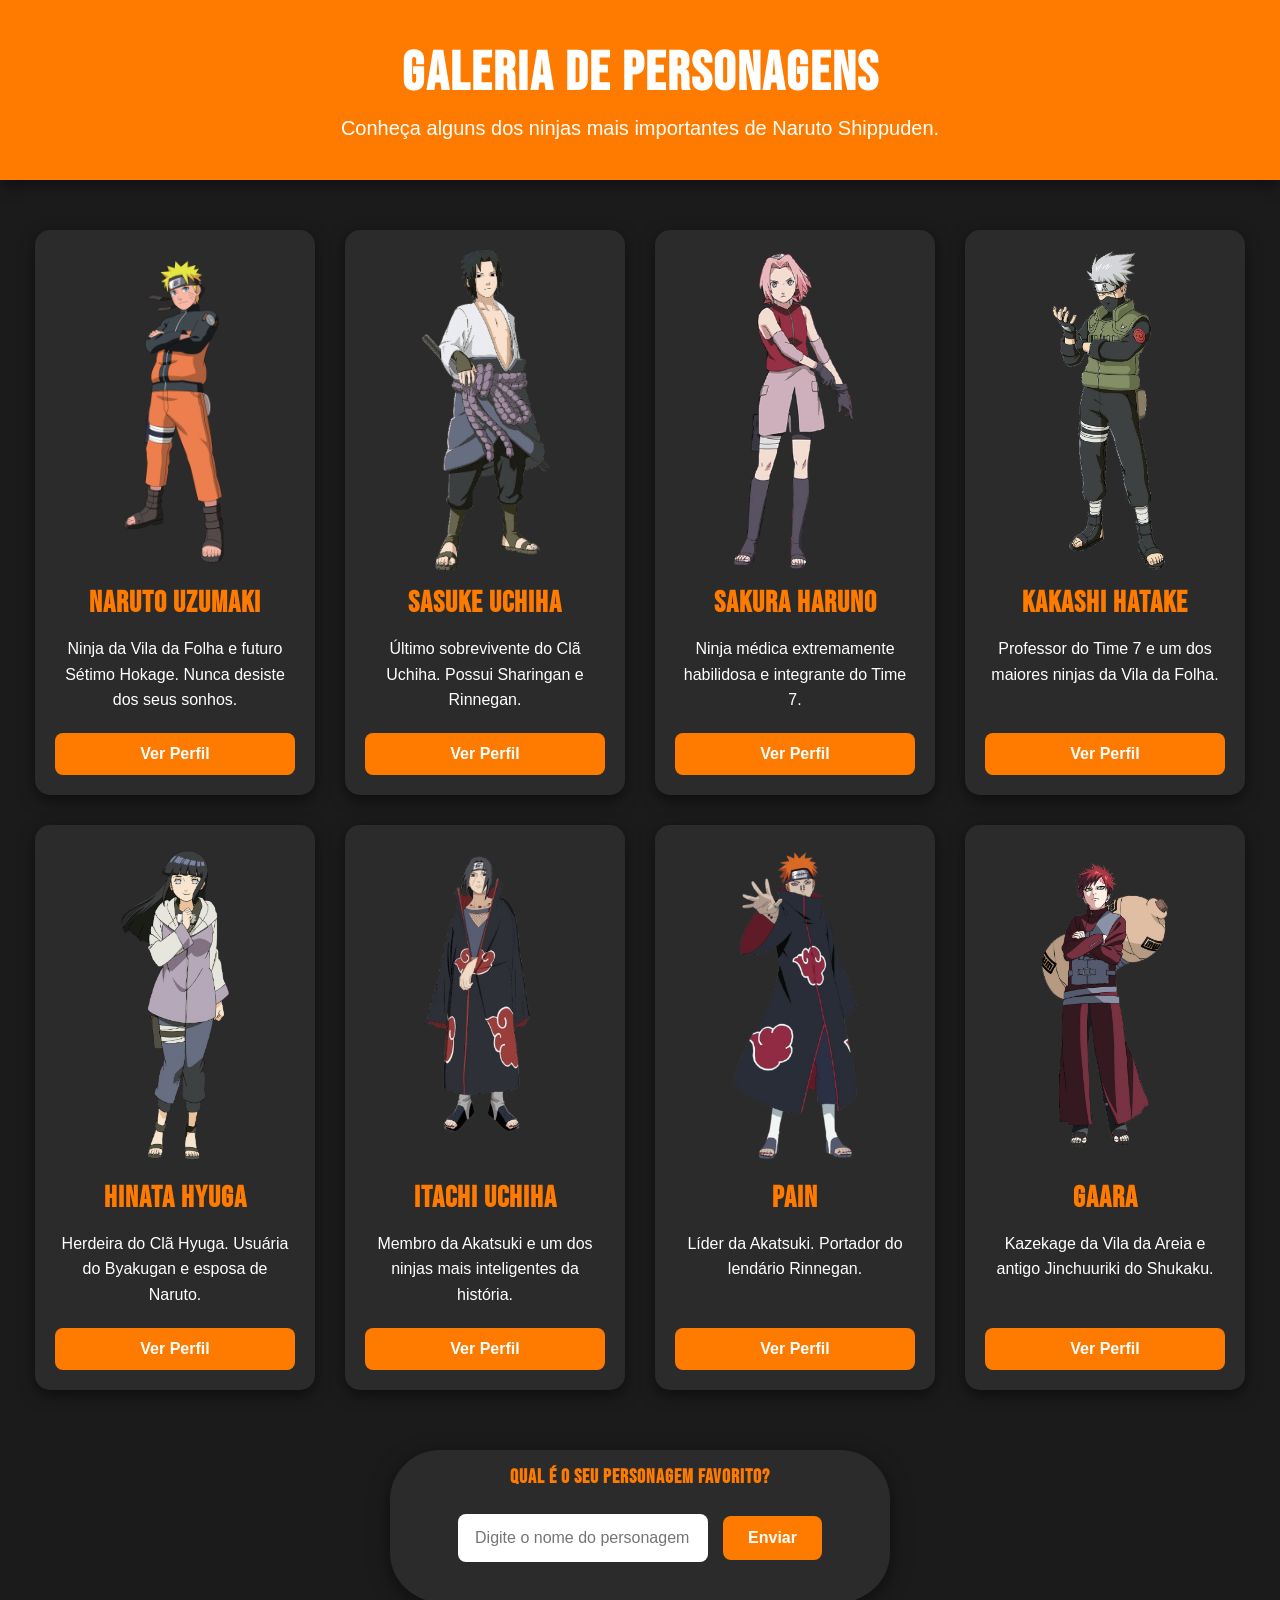
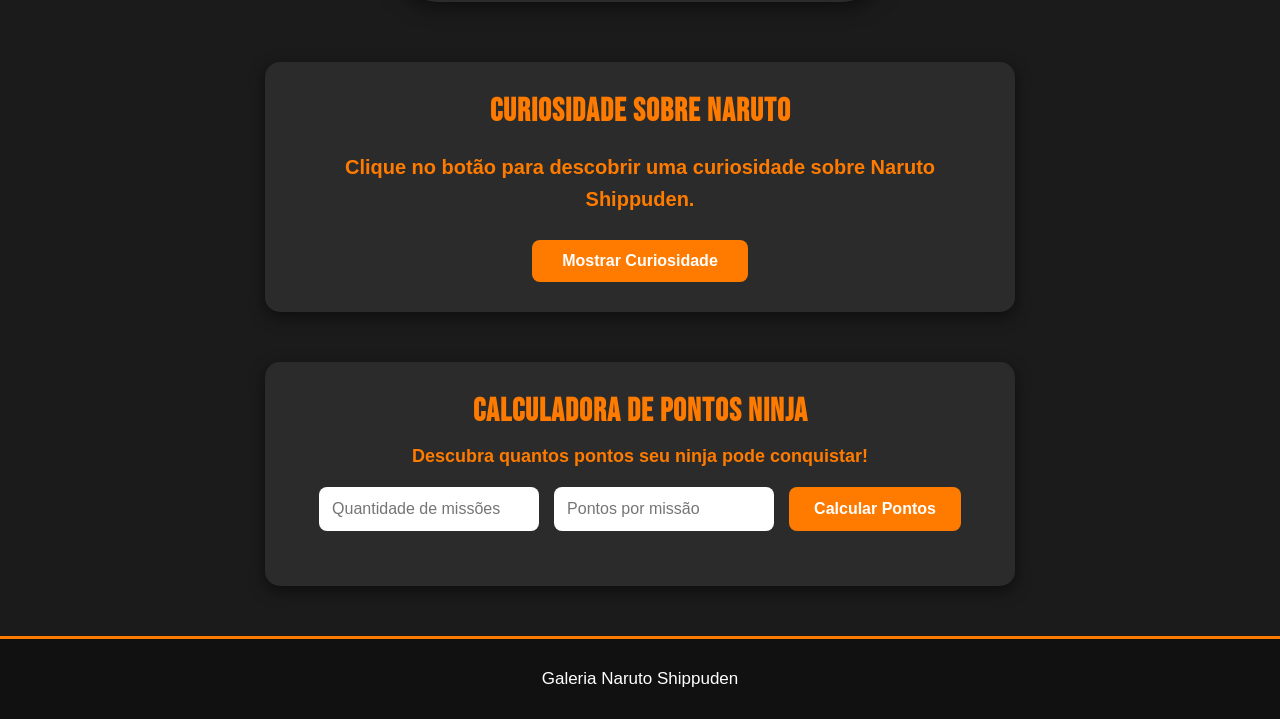
<file: index.html>
<!DOCTYPE html>
<html lang="pt-BR">

<head>
    <meta charset="UTF-8">
    <meta name="viewport" content="width=device-width, initial-scale=1.0">
    <title>Galeria de Personagens - Naruto Shippuden</title>

    <link rel="stylesheet" href="style.css">

    <link rel="preconnect" href="https://fonts.googleapis.com">
    <link rel="preconnect" href="https://fonts.gstatic.com" crossorigin>

    <link href="https://fonts.googleapis.com/css2?family=Bebas+Neue&display=swap" rel="stylesheet">
</head>

<body>

    <header>

        <h1>Galeria de Personagens</h1>

        <p>
            Conheça alguns dos ninjas mais importantes de Naruto Shippuden.
        </p>

    </header>

    <main>

        <section class="cards">

            <div class="card">

                <img src="imagens/naruto.png" alt="Naruto">

                <h2>Naruto Uzumaki</h2>

                <p>
                    Ninja da Vila da Folha e futuro Sétimo Hokage. Nunca desiste dos seus sonhos.
                </p>

                <a href="naruto.html" class="botao">Ver Perfil</a>

            </div>

            <div class="card">

                <img src="imagens/sasuke.png" alt="Sasuke">

                <h2>Sasuke Uchiha</h2>

                <p>
                    Último sobrevivente do Clã Uchiha. Possui Sharingan e Rinnegan.
                </p>

                <a href="sasuke.html" class="botao">Ver Perfil</a>

            </div>

            <div class="card">

                <img src="imagens/sakura.png" alt="Sakura">

                <h2>Sakura Haruno</h2>

                <p>
                    Ninja médica extremamente habilidosa e integrante do Time 7.
                </p>

                <a href="sakura.html" class="botao">Ver Perfil</a>

            </div>

            <div class="card">

                <img src="imagens/kakashi.png" alt="Kakashi">

                <h2>Kakashi Hatake</h2>

                <p>
                    Professor do Time 7 e um dos maiores ninjas da Vila da Folha.
                </p>

                <a href="kakashi.html" class="botao">Ver Perfil</a>

            </div>

            <div class="card">

                <img src="imagens/hinata.png" alt="Hinata">

                <h2>Hinata Hyuga</h2>

                <p>
                    Herdeira do Clã Hyuga. Usuária do Byakugan e esposa de Naruto.
                </p>

                <a href="hinata.html" class="botao">Ver Perfil</a>

            </div>

            <div class="card">

                <img src="imagens/itachi.png" alt="Itachi">

                <h2>Itachi Uchiha</h2>

                <p>
                    Membro da Akatsuki e um dos ninjas mais inteligentes da história.
                </p>

                <a href="itachi.html" class="botao">Ver Perfil</a>

            </div>

            <div class="card">

                <img src="imagens/pain.png" alt="Pain">

                <h2>Pain</h2>

                <p>
                    Líder da Akatsuki. Portador do lendário Rinnegan.
                </p>

                <a href="pain.html" class="botao">Ver Perfil</a>

            </div>

            <div class="card">
                <img src="imagens/gaara.png" alt="Gaara">
                <h2>Gaara</h2>
                <p>
                    Kazekage da Vila da Areia e antigo Jinchuuriki do Shukaku.
                </p>
                <!-- EXERCICO I -->
                <a href="gaara.html" class="botao" onclick="alerta(event)">Ver Perfil</a>
            </div>
        </section>


       <!-- EXERCICO II -->

        <section class="formulario">
            <h2>Qual é o seu personagem favorito?</h2>
            <form onsubmit="mostrarPersonagem(event)">
                <input type="text" id="personagem" placeholder="Digite o nome do personagem" required>
                <button type="submit">Enviar</button>
            </form>
            <p id="resposta"></p>
        </section>

        <!-- EXERCICO III -->
        <section class="curiosidade">
            <h2>Curiosidade sobre Naruto</h2>
            <p id="textoCuriosidade">
                Clique no botão para descobrir uma curiosidade sobre Naruto Shippuden.
            </p>
            <button onclick="mostrarCuriosidade()">Mostrar Curiosidade</button>
        </section>

        <!-- EXERCICO IV -->

        <section class="calculo">
    <h2>Calculadora de Pontos Ninja</h2>
    <p>
        Descubra quantos pontos seu ninja pode conquistar!
    </p>
    <div class="campos-calculo">
        <input type="number" id="missoes" placeholder="Quantidade de missões">
        <input type="number" id="pontos" placeholder="Pontos por missão">
        <button onclick="calcularPontos()">Calcular Pontos</button>
    </div>
    <p id="resultadoPontos"></p>
</section>

    </main>

    <footer>
        <p>
            Galeria Naruto Shippuden
        </p>
    </footer>
<script src="script.js"></script>
</body>

</html>
</file>
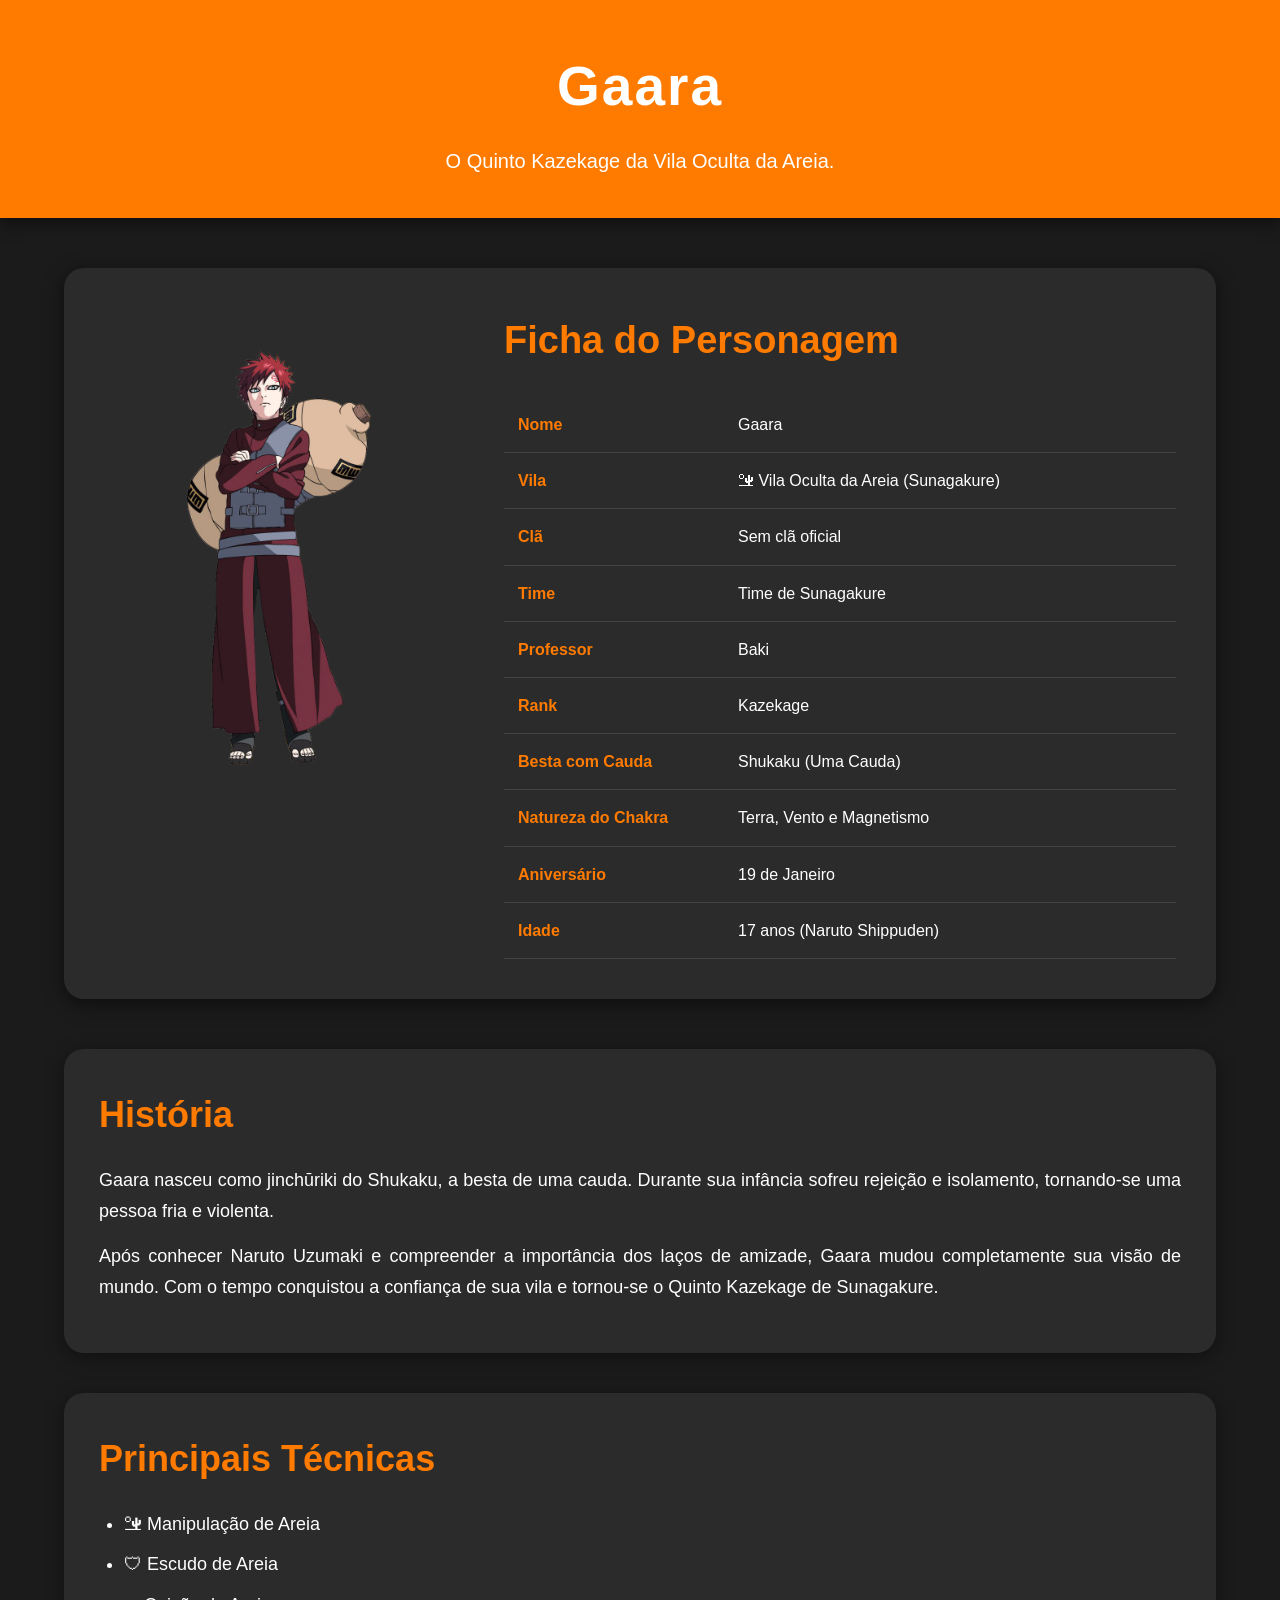
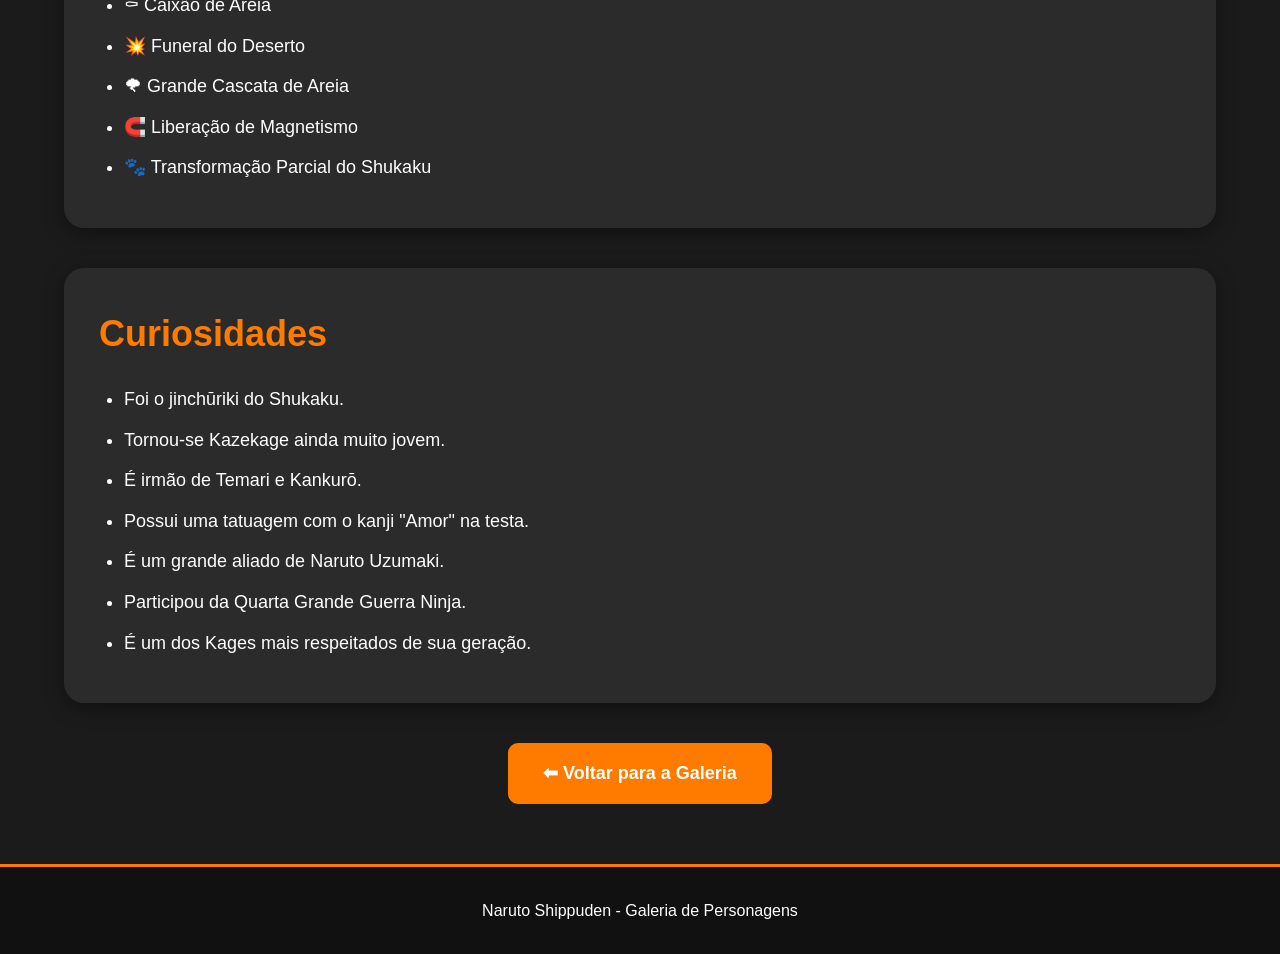
<file: gaara.html>
<!DOCTYPE html>
<html lang="pt-BR">

<head>

    <meta charset="UTF-8">
    <meta name="viewport" content="width=device-width, initial-scale=1.0">

    <title>Gaara</title>

    <link rel="stylesheet" href="perfil.css">

    <link rel="preconnect" href="https://fonts.googleapis.com">

</head>

<body>

    <header>

        <h1>Gaara</h1>

        <p class="subtitulo">
            O Quinto Kazekage da Vila Oculta da Areia.
        </p>

    </header>

    <main>

        <section class="perfil">

            <div class="foto-perfil">

                <img src="imagens/gaara.png" alt="Gaara">

            </div>

            <div class="informacoes">

                <h2>Ficha do Personagem</h2>

                <table>

                    <tr>
                        <th>Nome</th>
                        <td>Gaara</td>
                    </tr>

                    <tr>
                        <th>Vila</th>
                        <td>🏜 Vila Oculta da Areia (Sunagakure)</td>
                    </tr>

                    <tr>
                        <th>Clã</th>
                        <td>Sem clã oficial</td>
                    </tr>

                    <tr>
                        <th>Time</th>
                        <td>Time de Sunagakure</td>
                    </tr>

                    <tr>
                        <th>Professor</th>
                        <td>Baki</td>
                    </tr>

                    <tr>
                        <th>Rank</th>
                        <td>Kazekage</td>
                    </tr>

                    <tr>
                        <th>Besta com Cauda</th>
                        <td>Shukaku (Uma Cauda)</td>
                    </tr>

                    <tr>
                        <th>Natureza do Chakra</th>
                        <td>Terra, Vento e Magnetismo</td>
                    </tr>

                    <tr>
                        <th>Aniversário</th>
                        <td>19 de Janeiro</td>
                    </tr>

                    <tr>
                        <th>Idade</th>
                        <td>17 anos (Naruto Shippuden)</td>
                    </tr>

                </table>

            </div>

        </section>

        <section>

            <h2>História</h2>

            <p>

                Gaara nasceu como jinchūriki do Shukaku, a besta de uma cauda.
                Durante sua infância sofreu rejeição e isolamento, tornando-se
                uma pessoa fria e violenta.

            </p>

            <p>

                Após conhecer Naruto Uzumaki e compreender a importância dos
                laços de amizade, Gaara mudou completamente sua visão de mundo.
                Com o tempo conquistou a confiança de sua vila e tornou-se o
                Quinto Kazekage de Sunagakure.

            </p>

        </section>

        <section>

            <h2>Principais Técnicas</h2>

            <ul>

                <li>🏜 Manipulação de Areia</li>

                <li>🛡 Escudo de Areia</li>

                <li>⚰ Caixão de Areia</li>

                <li>💥 Funeral do Deserto</li>

                <li>🌪 Grande Cascata de Areia</li>

                <li>🧲 Liberação de Magnetismo</li>

                <li>🐾 Transformação Parcial do Shukaku</li>

            </ul>

        </section>

        <section>

            <h2>Curiosidades</h2>

            <ul>

                <li>Foi o jinchūriki do Shukaku.</li>

                <li>Tornou-se Kazekage ainda muito jovem.</li>

                <li>É irmão de Temari e Kankurō.</li>

                <li>Possui uma tatuagem com o kanji "Amor" na testa.</li>

                <li>É um grande aliado de Naruto Uzumaki.</li>

                <li>Participou da Quarta Grande Guerra Ninja.</li>

                <li>É um dos Kages mais respeitados de sua geração.</li>

            </ul>

        </section>

        <section class="centro">

            <a href="index.html" class="botao">
                ⬅ Voltar para a Galeria
            </a>

        </section>

    </main>

    <footer>

        <p>
            Naruto Shippuden - Galeria de Personagens
        </p>

    </footer>

</body>

</html>
</file>
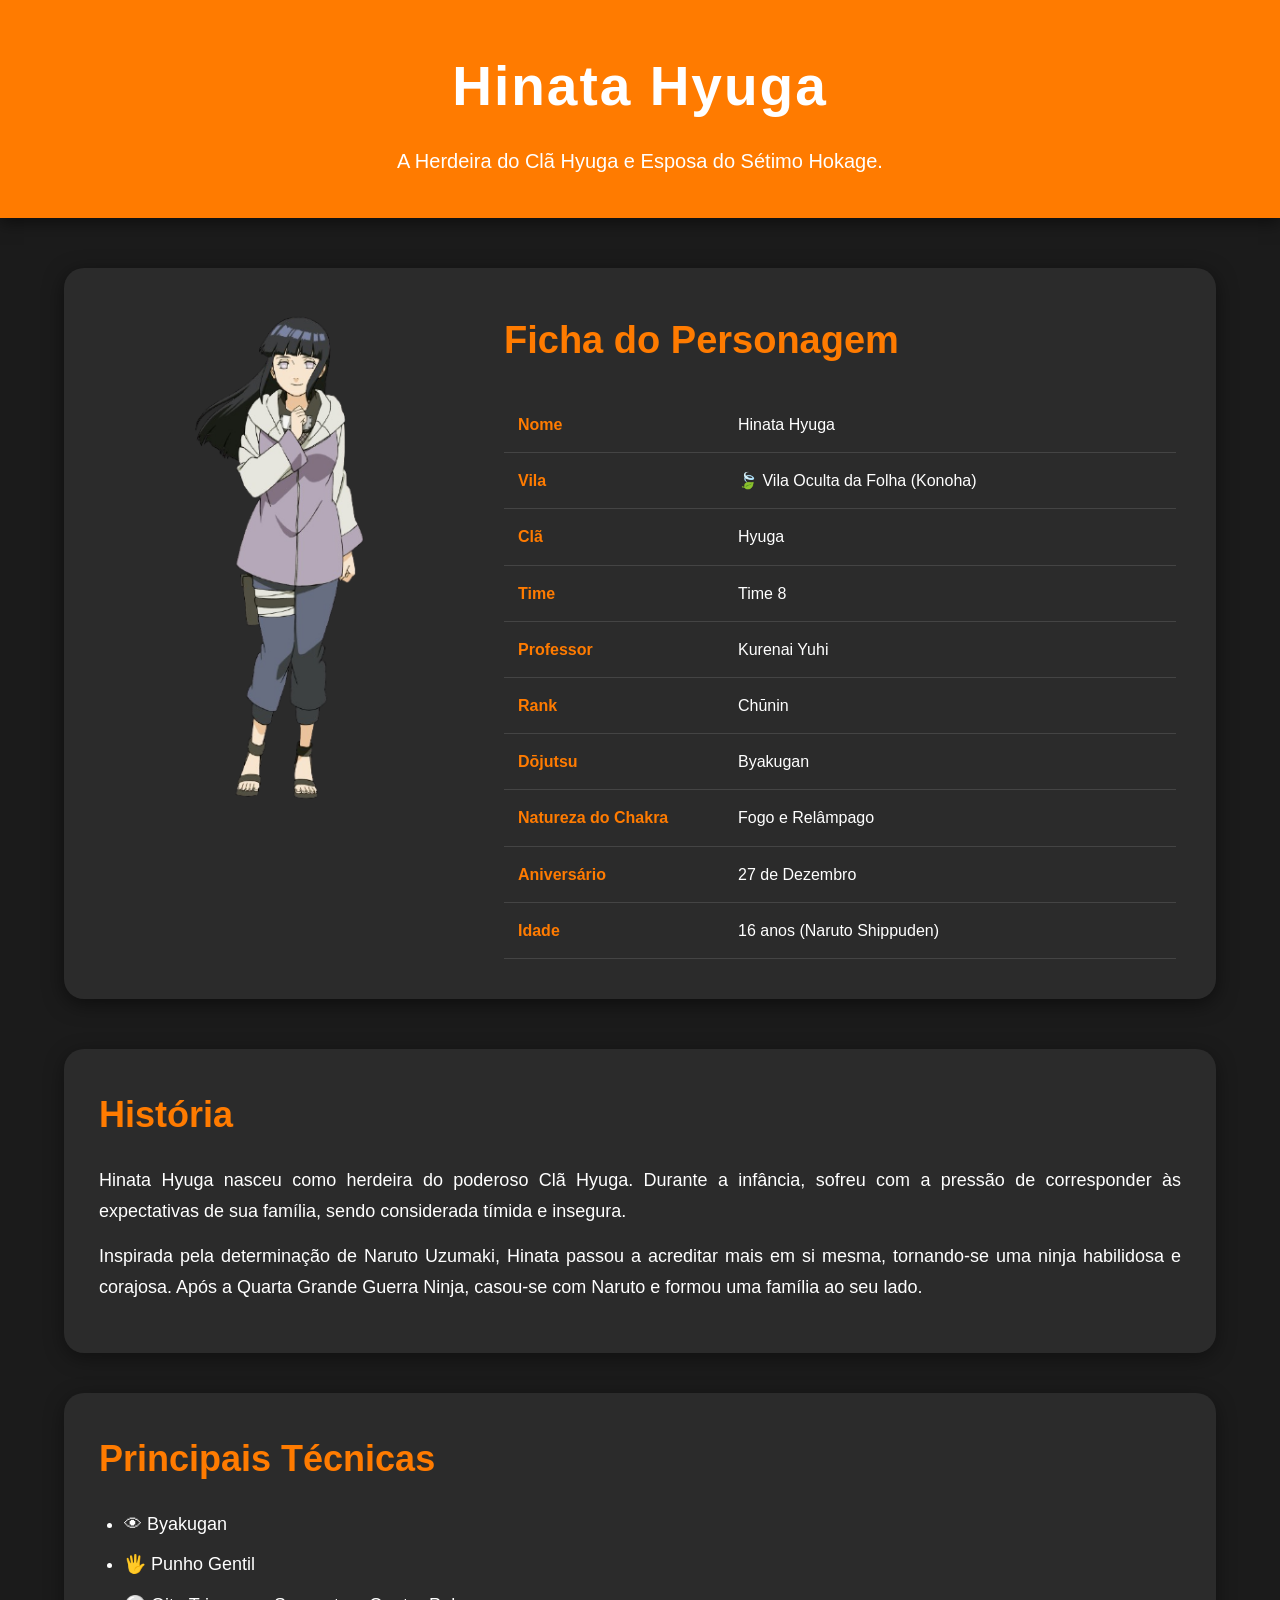
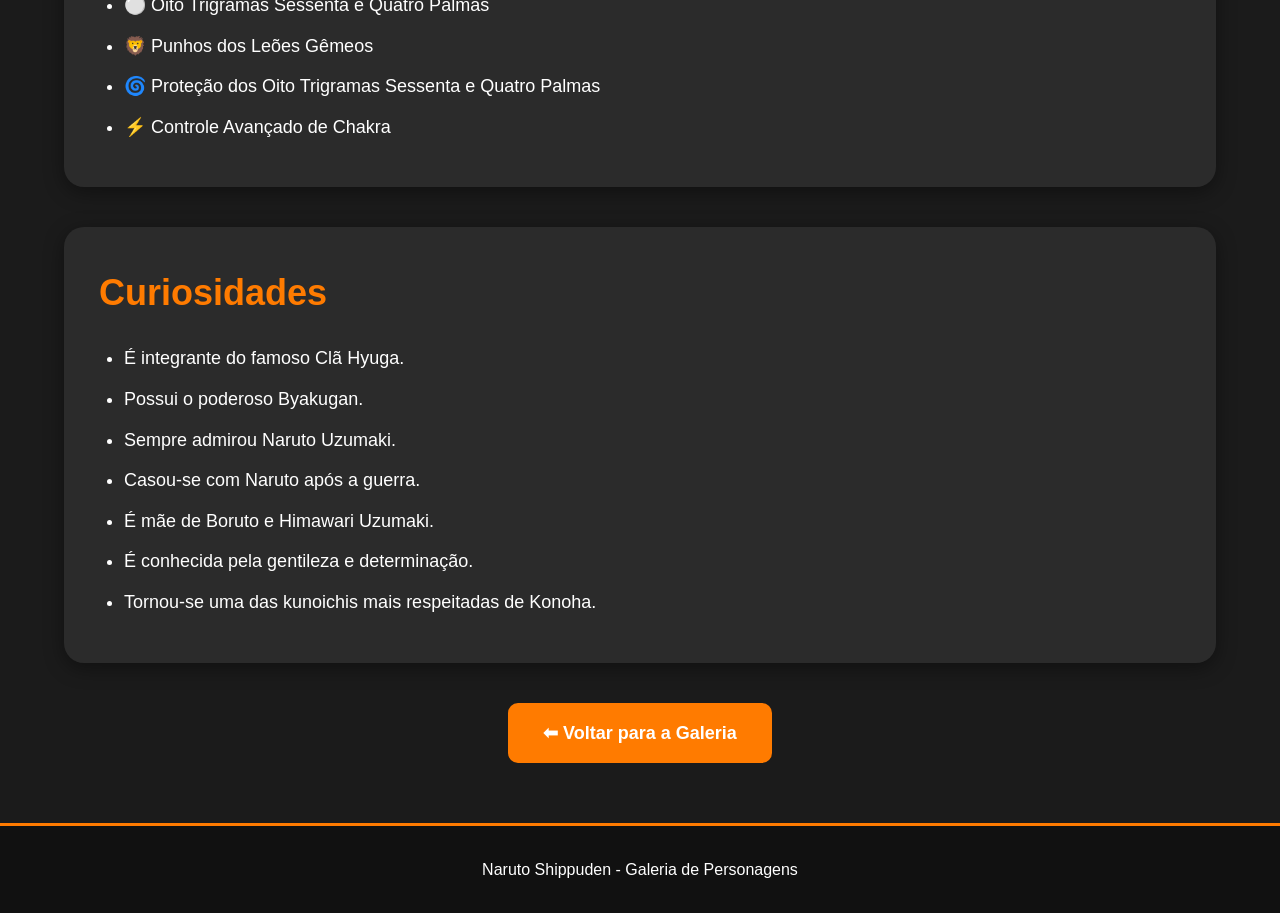
<file: hinata.html>
<!DOCTYPE html>
<html lang="pt-BR">

<head>

    <meta charset="UTF-8">
    <meta name="viewport" content="width=device-width, initial-scale=1.0">

    <title>Hinata Hyuga</title>

    <link rel="stylesheet" href="perfil.css">

    <link rel="preconnect" href="https://fonts.googleapis.com">

</head>

<body>

    <header>

        <h1>Hinata Hyuga</h1>

        <p class="subtitulo">
            A Herdeira do Clã Hyuga e Esposa do Sétimo Hokage.
        </p>

    </header>

    <main>

        <section class="perfil">

            <div class="foto-perfil">

                <img src="imagens/hinata.png" alt="Hinata">

            </div>

            <div class="informacoes">

                <h2>Ficha do Personagem</h2>

                <table>

                    <tr>
                        <th>Nome</th>
                        <td>Hinata Hyuga</td>
                    </tr>

                    <tr>
                        <th>Vila</th>
                        <td>🍃 Vila Oculta da Folha (Konoha)</td>
                    </tr>

                    <tr>
                        <th>Clã</th>
                        <td>Hyuga</td>
                    </tr>

                    <tr>
                        <th>Time</th>
                        <td>Time 8</td>
                    </tr>

                    <tr>
                        <th>Professor</th>
                        <td>Kurenai Yuhi</td>
                    </tr>

                    <tr>
                        <th>Rank</th>
                        <td>Chūnin</td>
                    </tr>

                    <tr>
                        <th>Dōjutsu</th>
                        <td>Byakugan</td>
                    </tr>

                    <tr>
                        <th>Natureza do Chakra</th>
                        <td>Fogo e Relâmpago</td>
                    </tr>

                    <tr>
                        <th>Aniversário</th>
                        <td>27 de Dezembro</td>
                    </tr>

                    <tr>
                        <th>Idade</th>
                        <td>16 anos (Naruto Shippuden)</td>
                    </tr>

                </table>

            </div>

        </section>

        <section>

            <h2>História</h2>

            <p>

                Hinata Hyuga nasceu como herdeira do poderoso Clã Hyuga.
                Durante a infância, sofreu com a pressão de corresponder às
                expectativas de sua família, sendo considerada tímida e insegura.

            </p>

            <p>

                Inspirada pela determinação de Naruto Uzumaki, Hinata passou
                a acreditar mais em si mesma, tornando-se uma ninja habilidosa
                e corajosa. Após a Quarta Grande Guerra Ninja, casou-se com
                Naruto e formou uma família ao seu lado.

            </p>

        </section>

        <section>

            <h2>Principais Técnicas</h2>

            <ul>

                <li>👁 Byakugan</li>

                <li>🖐 Punho Gentil</li>

                <li>⚪ Oito Trigramas Sessenta e Quatro Palmas</li>

                <li>🦁 Punhos dos Leões Gêmeos</li>

                <li>🌀 Proteção dos Oito Trigramas Sessenta e Quatro Palmas</li>

                <li>⚡ Controle Avançado de Chakra</li>

            </ul>

        </section>

        <section>

            <h2>Curiosidades</h2>

            <ul>

                <li>É integrante do famoso Clã Hyuga.</li>

                <li>Possui o poderoso Byakugan.</li>

                <li>Sempre admirou Naruto Uzumaki.</li>

                <li>Casou-se com Naruto após a guerra.</li>

                <li>É mãe de Boruto e Himawari Uzumaki.</li>

                <li>É conhecida pela gentileza e determinação.</li>

                <li>Tornou-se uma das kunoichis mais respeitadas de Konoha.</li>

            </ul>

        </section>

        <section class="centro">

            <a href="index.html" class="botao">
                ⬅ Voltar para a Galeria
            </a>

        </section>

    </main>

    <footer>

        <p>
            Naruto Shippuden - Galeria de Personagens
        </p>

    </footer>
<script src="script.js"></script>
</body>

</html>
</file>
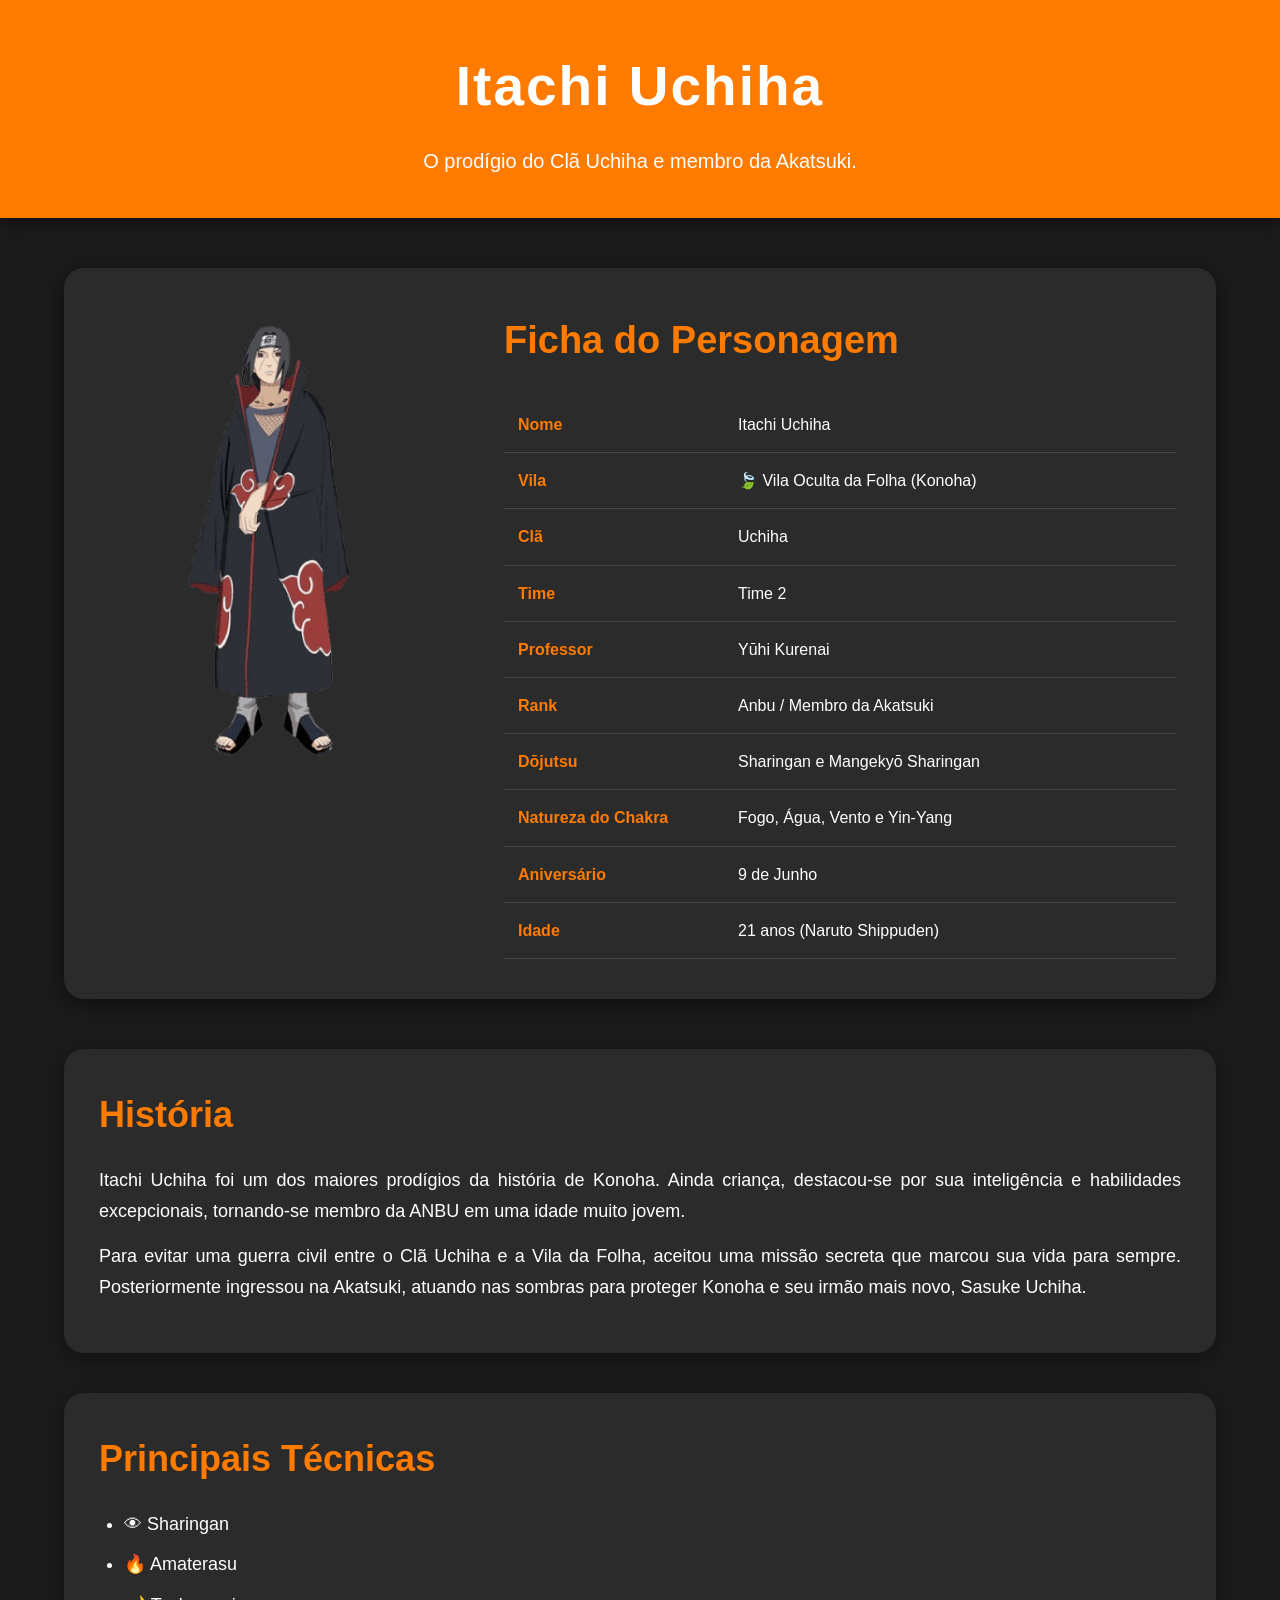
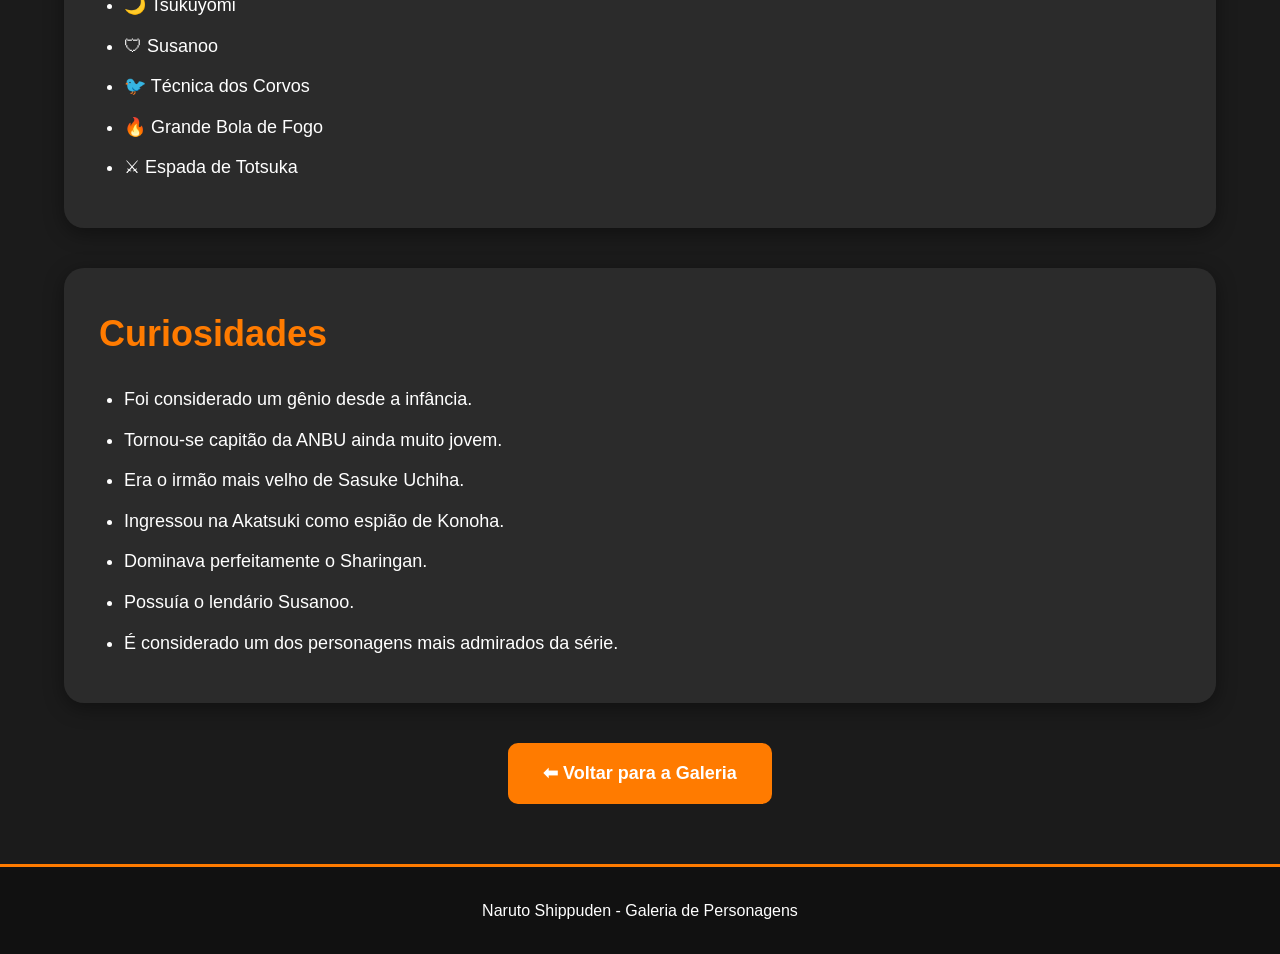
<file: itachi.html>
<!DOCTYPE html>
<html lang="pt-BR">

<head>

    <meta charset="UTF-8">
    <meta name="viewport" content="width=device-width, initial-scale=1.0">

    <title>Itachi Uchiha</title>

    <link rel="stylesheet" href="perfil.css">

    <link rel="preconnect" href="https://fonts.googleapis.com">
    <link rel="preconnect" href="https://fonts.gstatic.com" crossorigin>

</head>

<body>

    <header>

        <h1>Itachi Uchiha</h1>

        <p class="subtitulo">
            O prodígio do Clã Uchiha e membro da Akatsuki.
        </p>

    </header>

    <main>

        <section class="perfil">

            <div class="foto-perfil">

                <img src="imagens/itachi.png" alt="Itachi">

            </div>

            <div class="informacoes">

                <h2>Ficha do Personagem</h2>

                <table>

                    <tr>
                        <th>Nome</th>
                        <td>Itachi Uchiha</td>
                    </tr>

                    <tr>
                        <th>Vila</th>
                        <td>🍃 Vila Oculta da Folha (Konoha)</td>
                    </tr>

                    <tr>
                        <th>Clã</th>
                        <td>Uchiha</td>
                    </tr>

                    <tr>
                        <th>Time</th>
                        <td>Time 2</td>
                    </tr>

                    <tr>
                        <th>Professor</th>
                        <td>Yūhi Kurenai</td>
                    </tr>

                    <tr>
                        <th>Rank</th>
                        <td>Anbu / Membro da Akatsuki</td>
                    </tr>

                    <tr>
                        <th>Dōjutsu</th>
                        <td>Sharingan e Mangekyō Sharingan</td>
                    </tr>

                    <tr>
                        <th>Natureza do Chakra</th>
                        <td>Fogo, Água, Vento e Yin-Yang</td>
                    </tr>

                    <tr>
                        <th>Aniversário</th>
                        <td>9 de Junho</td>
                    </tr>

                    <tr>
                        <th>Idade</th>
                        <td>21 anos (Naruto Shippuden)</td>
                    </tr>

                </table>

            </div>

        </section>

        <section>

            <h2>História</h2>

            <p>

                Itachi Uchiha foi um dos maiores prodígios da história de Konoha.
                Ainda criança, destacou-se por sua inteligência e habilidades
                excepcionais, tornando-se membro da ANBU em uma idade muito jovem.

            </p>

            <p>

                Para evitar uma guerra civil entre o Clã Uchiha e a Vila da Folha,
                aceitou uma missão secreta que marcou sua vida para sempre.
                Posteriormente ingressou na Akatsuki, atuando nas sombras para
                proteger Konoha e seu irmão mais novo, Sasuke Uchiha.

            </p>

        </section>

        <section>

            <h2>Principais Técnicas</h2>

            <ul>

                <li>👁 Sharingan</li>

                <li>🔥 Amaterasu</li>

                <li>🌙 Tsukuyomi</li>

                <li>🛡 Susanoo</li>

                <li>🐦 Técnica dos Corvos</li>

                <li>🔥 Grande Bola de Fogo</li>

                <li>⚔ Espada de Totsuka</li>

            </ul>

        </section>

        <section>

            <h2>Curiosidades</h2>

            <ul>

                <li>Foi considerado um gênio desde a infância.</li>

                <li>Tornou-se capitão da ANBU ainda muito jovem.</li>

                <li>Era o irmão mais velho de Sasuke Uchiha.</li>

                <li>Ingressou na Akatsuki como espião de Konoha.</li>

                <li>Dominava perfeitamente o Sharingan.</li>

                <li>Possuía o lendário Susanoo.</li>

                <li>É considerado um dos personagens mais admirados da série.</li>

            </ul>

        </section>

        <section class="centro">

            <a href="index.html" class="botao">
                ⬅ Voltar para a Galeria
            </a>

        </section>

    </main>

    <footer>

        <p>
            Naruto Shippuden - Galeria de Personagens
        </p>

    </footer>
<script src="script.js"></script>
</body>

</html>
</file>
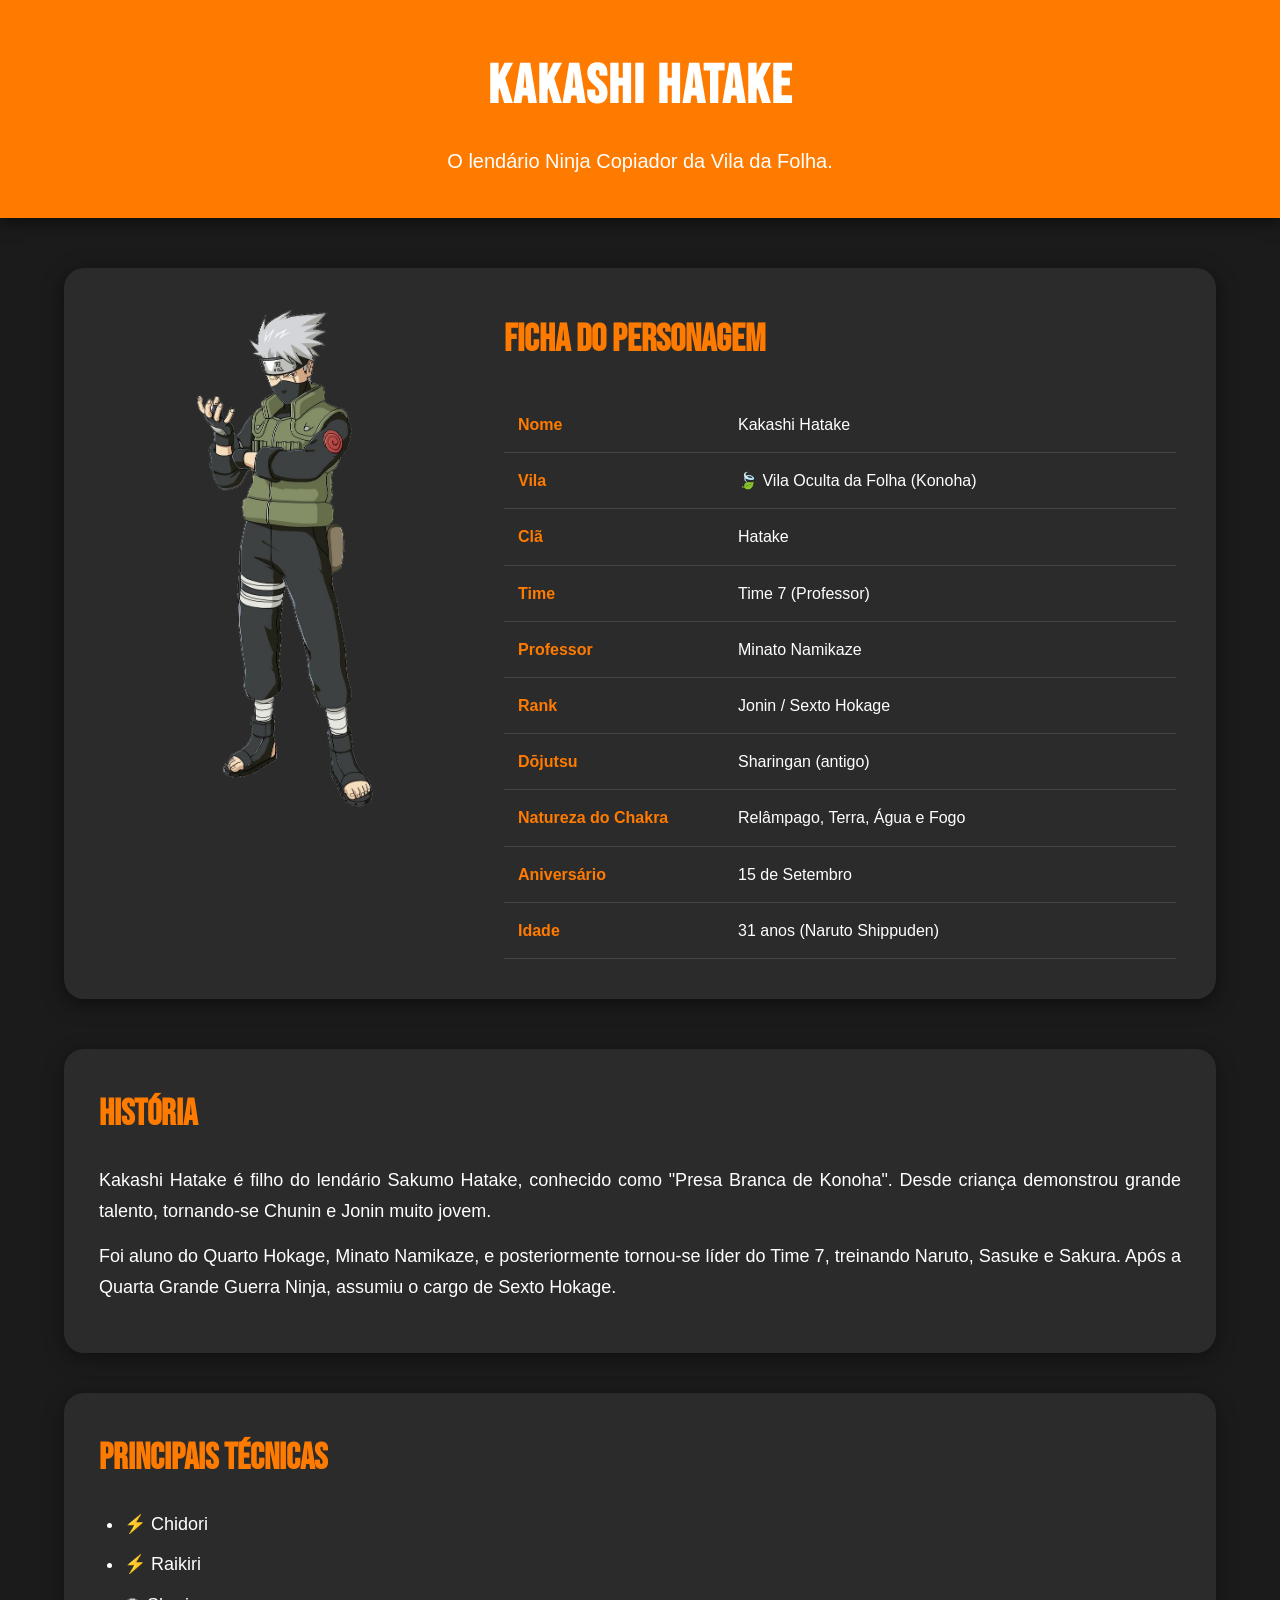
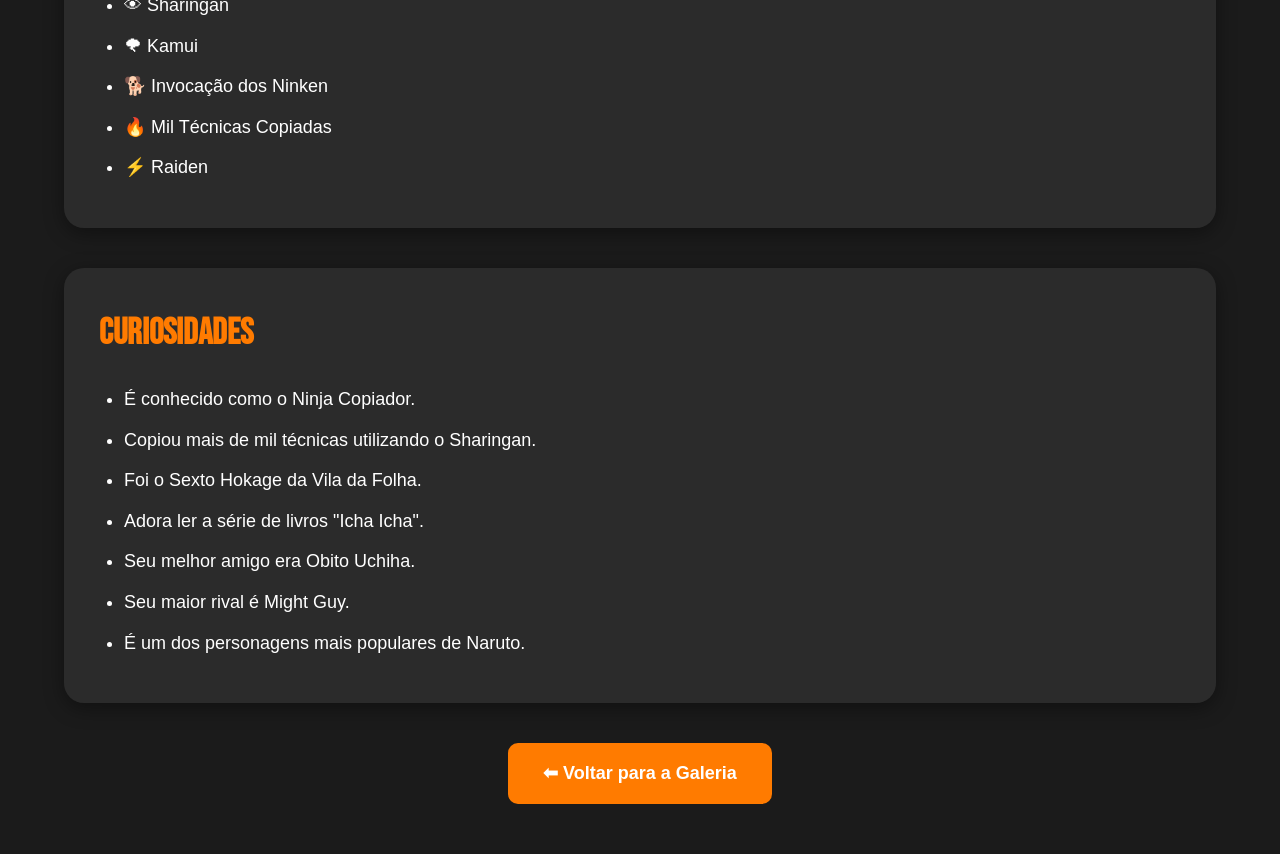
<file: kakashi.html>
<!DOCTYPE html>
<html lang="pt-BR">

<head>
    <meta charset="UTF-8">
    <meta name="viewport" content="width=device-width, initial-scale=1.0">
    <title>Kakashi Hatake</title>

    <link rel="stylesheet" href="perfil.css">

    <link rel="preconnect" href="https://fonts.googleapis.com">
    <link rel="preconnect" href="https://fonts.gstatic.com" crossorigin>

    <link href="https://fonts.googleapis.com/css2?family=Bebas+Neue&display=swap" rel="stylesheet">
</head>

<body>

    <header>

        <h1>Kakashi Hatake</h1>

        <p>O lendário Ninja Copiador da Vila da Folha.</p>

    </header>

    <main>

        <section class="perfil">

        <div class="foto-perfil">

            <img src="imagens/kakashi.png" alt="Kakashi Hatake">

        </div>

            <div class="informacoes">

                <h2>Ficha do Personagem</h2>

                <table>

                    <tr>
                        <th>Nome</th>
                        <td>Kakashi Hatake</td>
                    </tr>

                    <tr>
                        <th>Vila</th>
                        <td>🍃 Vila Oculta da Folha (Konoha)</td>
                    </tr>

                    <tr>
                        <th>Clã</th>
                        <td>Hatake</td>
                    </tr>

                    <tr>
                        <th>Time</th>
                        <td>Time 7 (Professor)</td>
                    </tr>

                    <tr>
                        <th>Professor</th>
                        <td>Minato Namikaze</td>
                    </tr>

                    <tr>
                        <th>Rank</th>
                        <td>Jonin / Sexto Hokage</td>
                    </tr>

                    <tr>
                        <th>Dōjutsu</th>
                        <td>Sharingan (antigo)</td>
                    </tr>

                    <tr>
                        <th>Natureza do Chakra</th>
                        <td>Relâmpago, Terra, Água e Fogo</td>
                    </tr>

                    <tr>
                        <th>Aniversário</th>
                        <td>15 de Setembro</td>
                    </tr>

                    <tr>
                        <th>Idade</th>
                        <td>31 anos (Naruto Shippuden)</td>
                    </tr>

                </table>

            </div>

        </section>

        <section class="caixa">

            <h2>História</h2>

            <p>
                Kakashi Hatake é filho do lendário Sakumo Hatake, conhecido como
                "Presa Branca de Konoha". Desde criança demonstrou grande talento,
                tornando-se Chunin e Jonin muito jovem.
            </p>

            <p>
                Foi aluno do Quarto Hokage, Minato Namikaze, e posteriormente
                tornou-se líder do Time 7, treinando Naruto, Sasuke e Sakura.
                Após a Quarta Grande Guerra Ninja, assumiu o cargo de Sexto Hokage.
            </p>

        </section>

        <section class="caixa">

            <h2>Principais Técnicas</h2>

            <ul>

                <li>⚡ Chidori</li>

                <li>⚡ Raikiri</li>

                <li>👁 Sharingan</li>

                <li>🌪 Kamui</li>

                <li>🐕 Invocação dos Ninken</li>

                <li>🔥 Mil Técnicas Copiadas</li>

                <li>⚡ Raiden</li>

            </ul>

        </section>

        <section class="caixa">

            <h2>Curiosidades</h2>

            <ul>

                <li>É conhecido como o Ninja Copiador.</li>

                <li>Copiou mais de mil técnicas utilizando o Sharingan.</li>

                <li>Foi o Sexto Hokage da Vila da Folha.</li>

                <li>Adora ler a série de livros "Icha Icha".</li>

                <li>Seu melhor amigo era Obito Uchiha.</li>

                <li>Seu maior rival é Might Guy.</li>

                <li>É um dos personagens mais populares de Naruto.</li>

            </ul>

        </section>

        <div class="centro">

            <a href="index.html" class="botao">
                ⬅ Voltar para a Galeria
            </a>

        </div>

    </main>
<script src="script.js"></script>
</body>

</html>
</file>
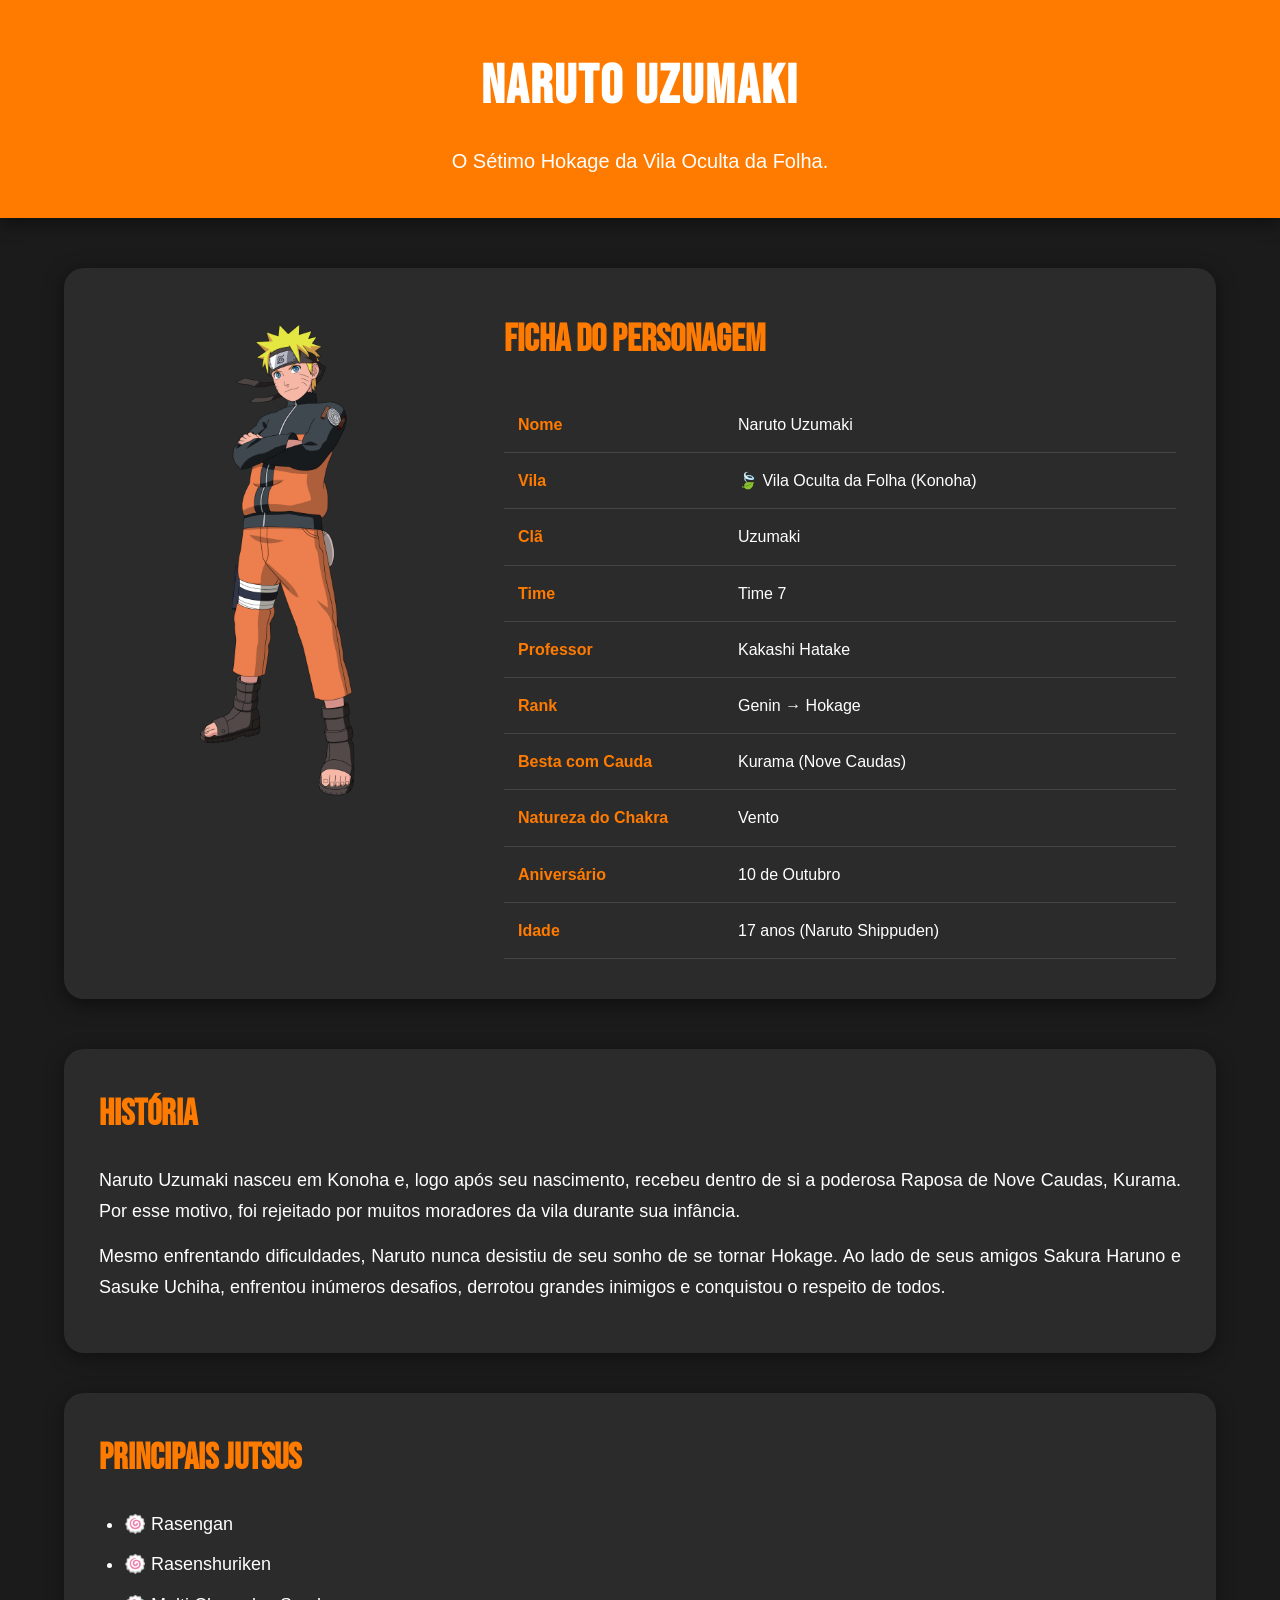
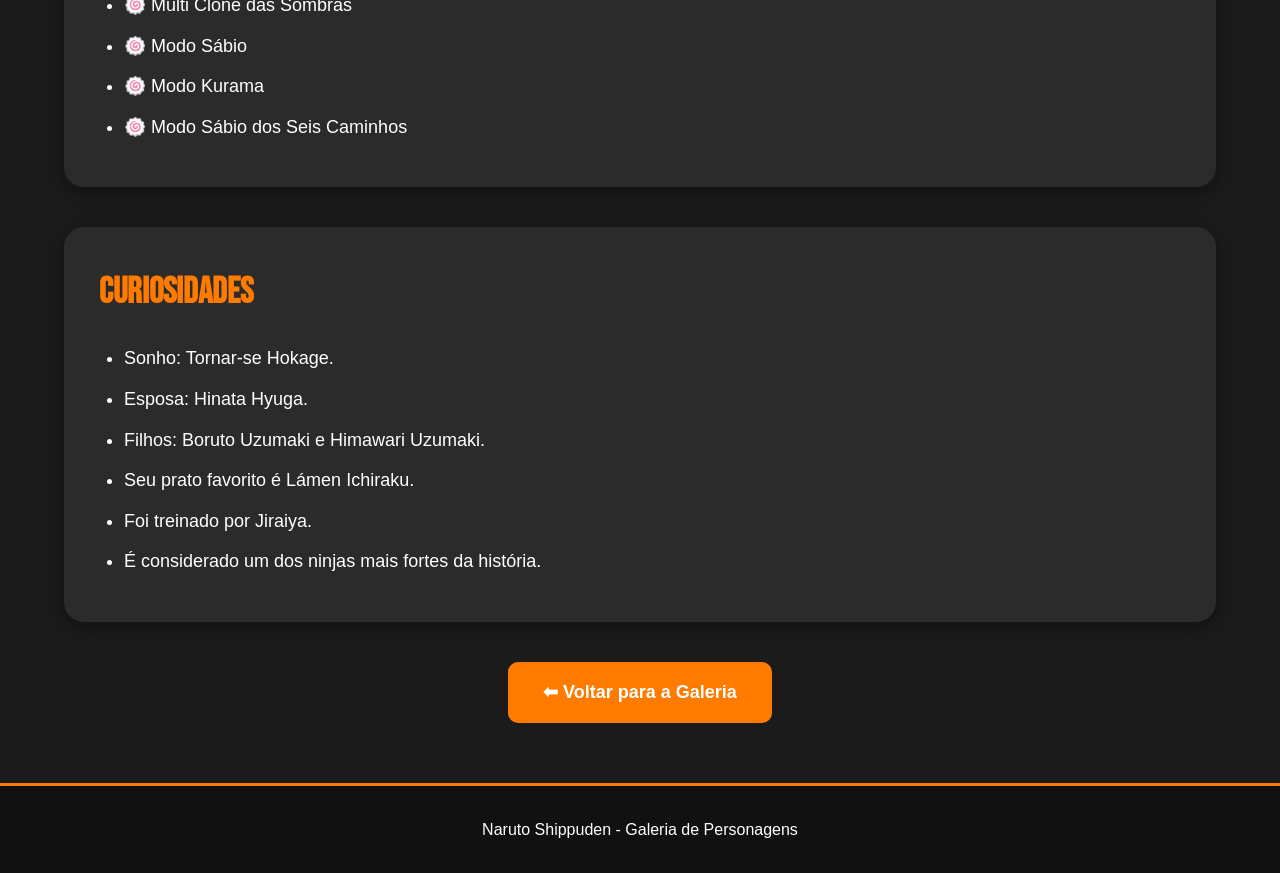
<file: naruto.html>
<!DOCTYPE html>
<html lang="pt-BR">

<head>

    <meta charset="UTF-8">
    <meta name="viewport" content="width=device-width, initial-scale=1.0">

    <title>Naruto Uzumaki</title>

    <link rel="stylesheet" href="perfil.css">

    <link rel="preconnect" href="https://fonts.googleapis.com">
    <link rel="preconnect" href="https://fonts.gstatic.com" crossorigin>

    <link href="https://fonts.googleapis.com/css2?family=Bebas+Neue&display=swap" rel="stylesheet">

</head>

<body>

    <header>

        <h1>Naruto Uzumaki</h1>

        <p class="subtitulo">
            O Sétimo Hokage da Vila Oculta da Folha.
        </p>

    </header>

    <main>

        <section class="perfil">

            <div class="foto-perfil">

                <img src="imagens/naruto.png" alt="Naruto Uzumaki">

            </div>

            <div class="informacoes">

                <h2>Ficha do Personagem</h2>

                <table>

                    <tr>
                        <th>Nome</th>
                        <td>Naruto Uzumaki</td>
                    </tr>

                    <tr>
                        <th>Vila</th>
                        <td>🍃 Vila Oculta da Folha (Konoha)</td>
                    </tr>

                    <tr>
                        <th>Clã</th>
                        <td>Uzumaki</td>
                    </tr>

                    <tr>
                        <th>Time</th>
                        <td>Time 7</td>
                    </tr>

                    <tr>
                        <th>Professor</th>
                        <td>Kakashi Hatake</td>
                    </tr>

                    <tr>
                        <th>Rank</th>
                        <td>Genin → Hokage</td>
                    </tr>

                    <tr>
                        <th>Besta com Cauda</th>
                        <td>Kurama (Nove Caudas)</td>
                    </tr>

                    <tr>
                        <th>Natureza do Chakra</th>
                        <td>Vento</td>
                    </tr>

                    <tr>
                        <th>Aniversário</th>
                        <td>10 de Outubro</td>
                    </tr>

                    <tr>
                        <th>Idade</th>
                        <td>17 anos (Naruto Shippuden)</td>
                    </tr>

                </table>

            </div>

        </section>

        <section>

            <h2>História</h2>

            <p>

                Naruto Uzumaki nasceu em Konoha e, logo após seu nascimento,
                recebeu dentro de si a poderosa Raposa de Nove Caudas, Kurama.
                Por esse motivo, foi rejeitado por muitos moradores da vila
                durante sua infância.

            </p>

            <p>

                Mesmo enfrentando dificuldades, Naruto nunca desistiu de seu
                sonho de se tornar Hokage. Ao lado de seus amigos Sakura Haruno
                e Sasuke Uchiha, enfrentou inúmeros desafios, derrotou grandes
                inimigos e conquistou o respeito de todos.

            </p>

        </section>

        <section>

            <h2>Principais Jutsus</h2>

            <ul>

                <li>🍥 Rasengan</li>

                <li>🍥 Rasenshuriken</li>

                <li>🍥 Multi Clone das Sombras</li>

                <li>🍥 Modo Sábio</li>

                <li>🍥 Modo Kurama</li>

                <li>🍥 Modo Sábio dos Seis Caminhos</li>

            </ul>

        </section>

        <section>

            <h2>Curiosidades</h2>

            <ul>

                <li>Sonho: Tornar-se Hokage.</li>

                <li>Esposa: Hinata Hyuga.</li>

                <li>Filhos: Boruto Uzumaki e Himawari Uzumaki.</li>

                <li>Seu prato favorito é Lámen Ichiraku.</li>

                <li>Foi treinado por Jiraiya.</li>

                <li>É considerado um dos ninjas mais fortes da história.</li>

            </ul>

        </section>

        <section class="centro">

            <a href="index.html" class="botao">
                ⬅ Voltar para a Galeria
            </a>

        </section>

    </main>

    <footer>

        <p>
            Naruto Shippuden - Galeria de Personagens
        </p>

    </footer>

</body>

</html>
</file>
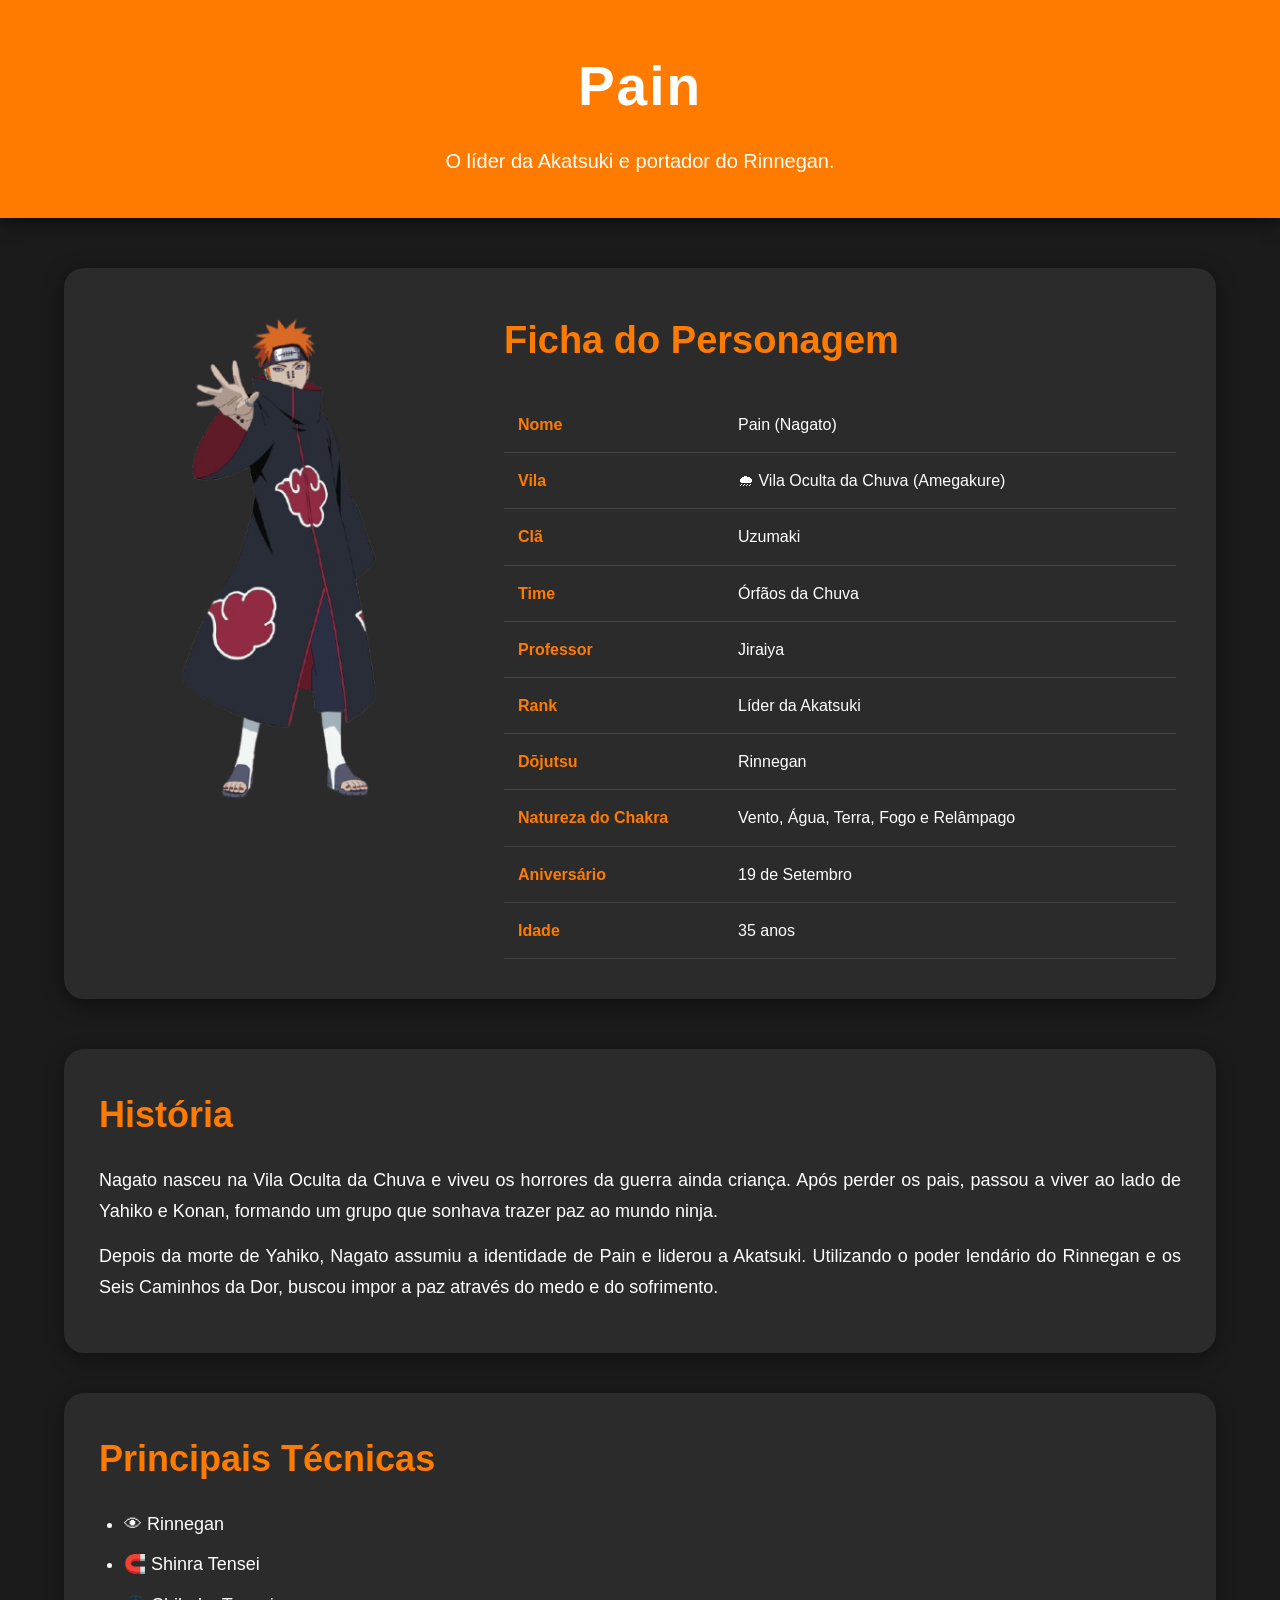
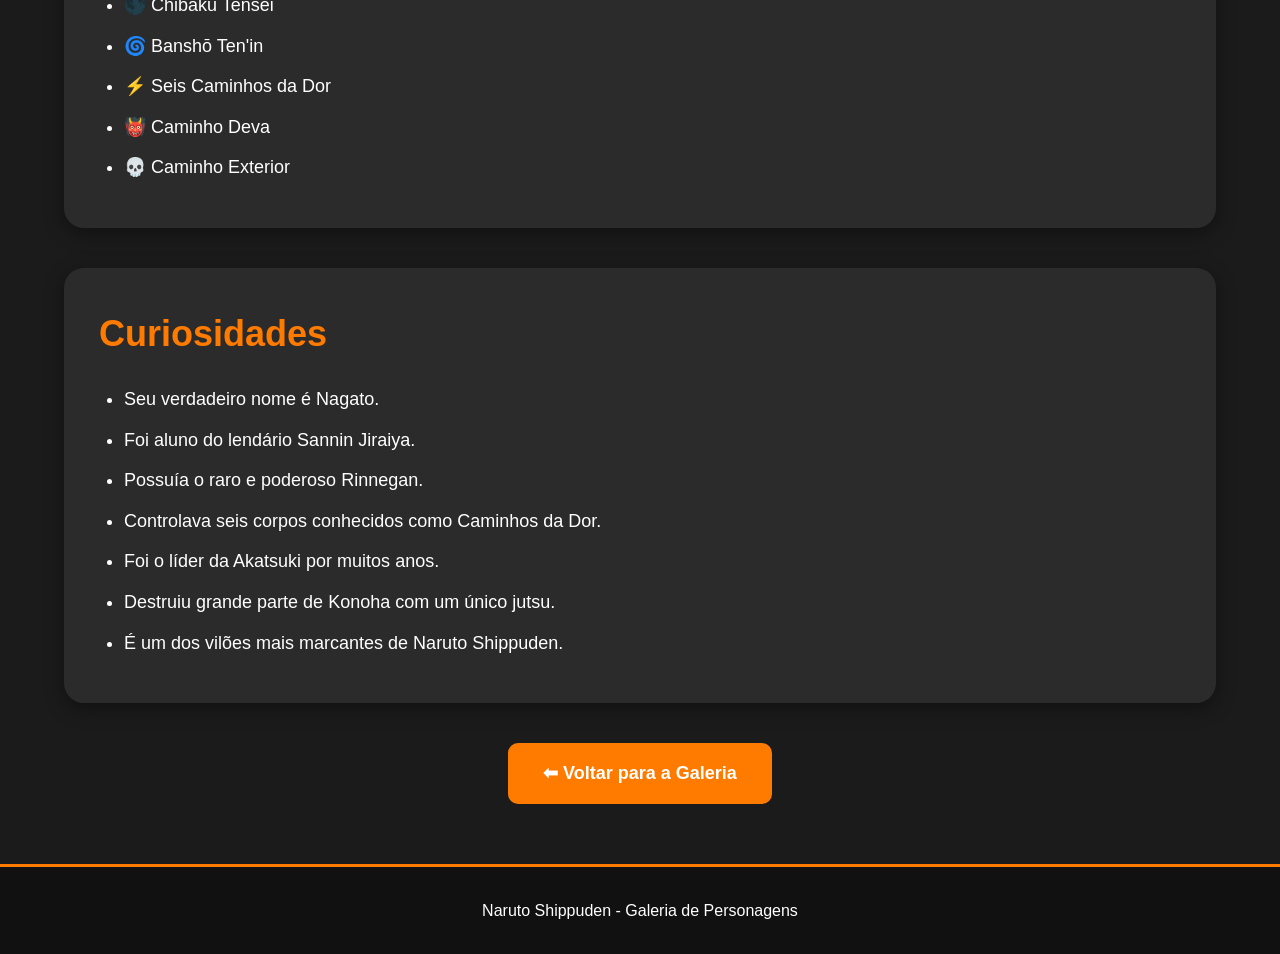
<file: pain.html>
<!DOCTYPE html>
<html lang="pt-BR">

<head>

    <meta charset="UTF-8">
    <meta name="viewport" content="width=device-width, initial-scale=1.0">

    <title>Pain</title>

    <link rel="stylesheet" href="perfil.css">

</head>

<body>

    <header>

        <h1>Pain</h1>

        <p class="subtitulo">
            O líder da Akatsuki e portador do Rinnegan.
        </p>

    </header>

    <main>

        <section class="perfil">

            <div class="foto-perfil">

                <img src="imagens/pain.png" alt="Pain">

            </div>

            <div class="informacoes">

                <h2>Ficha do Personagem</h2>

                <table>

                    <tr>
                        <th>Nome</th>
                        <td>Pain (Nagato)</td>
                    </tr>

                    <tr>
                        <th>Vila</th>
                        <td>🌧 Vila Oculta da Chuva (Amegakure)</td>
                    </tr>

                    <tr>
                        <th>Clã</th>
                        <td>Uzumaki</td>
                    </tr>

                    <tr>
                        <th>Time</th>
                        <td>Órfãos da Chuva</td>
                    </tr>

                    <tr>
                        <th>Professor</th>
                        <td>Jiraiya</td>
                    </tr>

                    <tr>
                        <th>Rank</th>
                        <td>Líder da Akatsuki</td>
                    </tr>

                    <tr>
                        <th>Dōjutsu</th>
                        <td>Rinnegan</td>
                    </tr>

                    <tr>
                        <th>Natureza do Chakra</th>
                        <td>Vento, Água, Terra, Fogo e Relâmpago</td>
                    </tr>

                    <tr>
                        <th>Aniversário</th>
                        <td>19 de Setembro</td>
                    </tr>

                    <tr>
                        <th>Idade</th>
                        <td>35 anos</td>
                    </tr>

                </table>

            </div>

        </section>

        <section>

            <h2>História</h2>

            <p>

                Nagato nasceu na Vila Oculta da Chuva e viveu os horrores
                da guerra ainda criança. Após perder os pais, passou a viver
                ao lado de Yahiko e Konan, formando um grupo que sonhava trazer
                paz ao mundo ninja.

            </p>

            <p>

                Depois da morte de Yahiko, Nagato assumiu a identidade de Pain
                e liderou a Akatsuki. Utilizando o poder lendário do Rinnegan e
                os Seis Caminhos da Dor, buscou impor a paz através do medo e do
                sofrimento.

            </p>

        </section>

        <section>

            <h2>Principais Técnicas</h2>

            <ul>

                <li>👁 Rinnegan</li>

                <li>🧲 Shinra Tensei</li>

                <li>🌑 Chibaku Tensei</li>

                <li>🌀 Banshō Ten'in</li>

                <li>⚡ Seis Caminhos da Dor</li>

                <li>👹 Caminho Deva</li>

                <li>💀 Caminho Exterior</li>

            </ul>

        </section>

        <section>

            <h2>Curiosidades</h2>

            <ul>

                <li>Seu verdadeiro nome é Nagato.</li>

                <li>Foi aluno do lendário Sannin Jiraiya.</li>

                <li>Possuía o raro e poderoso Rinnegan.</li>

                <li>Controlava seis corpos conhecidos como Caminhos da Dor.</li>

                <li>Foi o líder da Akatsuki por muitos anos.</li>

                <li>Destruiu grande parte de Konoha com um único jutsu.</li>

                <li>É um dos vilões mais marcantes de Naruto Shippuden.</li>

            </ul>

        </section>

        <section class="centro">

            <a href="index.html" class="botao">
                ⬅ Voltar para a Galeria
            </a>

        </section>

    </main>

    <footer>

        <p>
            Naruto Shippuden - Galeria de Personagens
        </p>

    </footer>
<script src="script.js"></script>
</body>

</html>
</file>
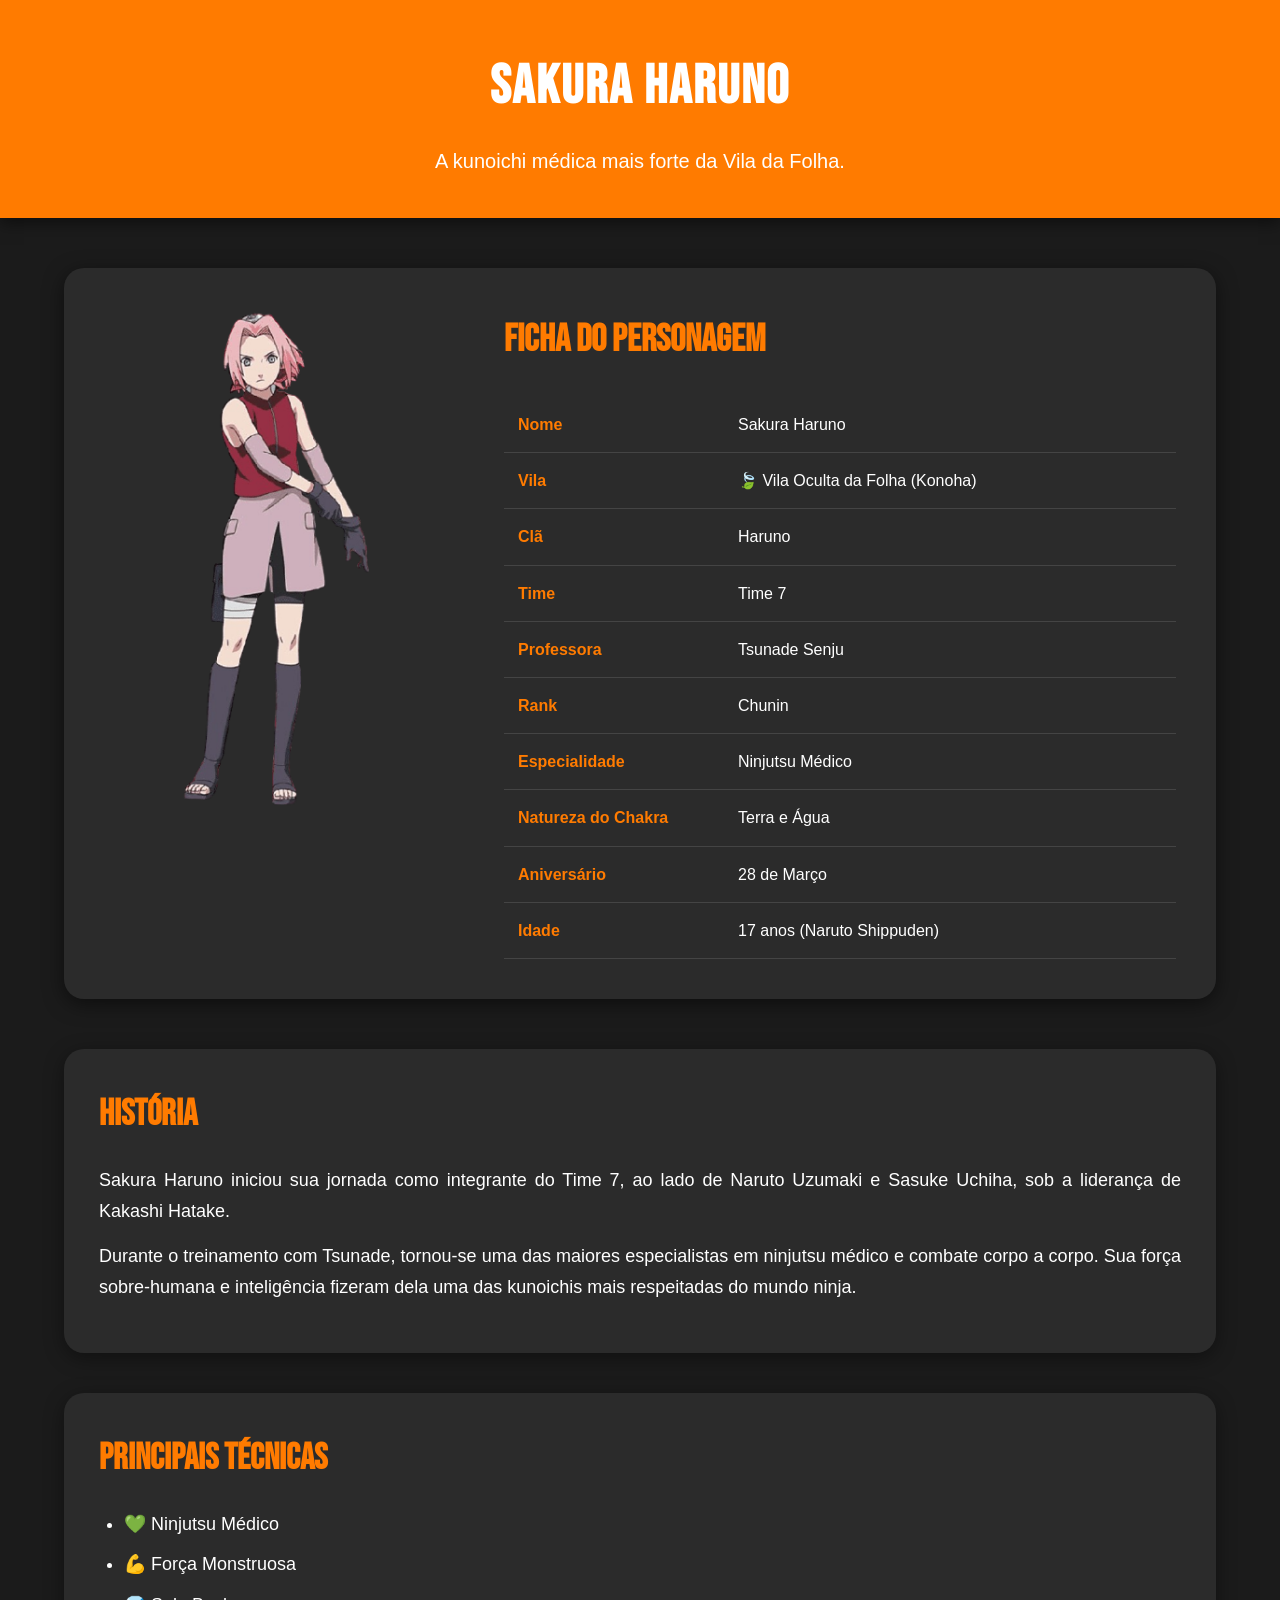
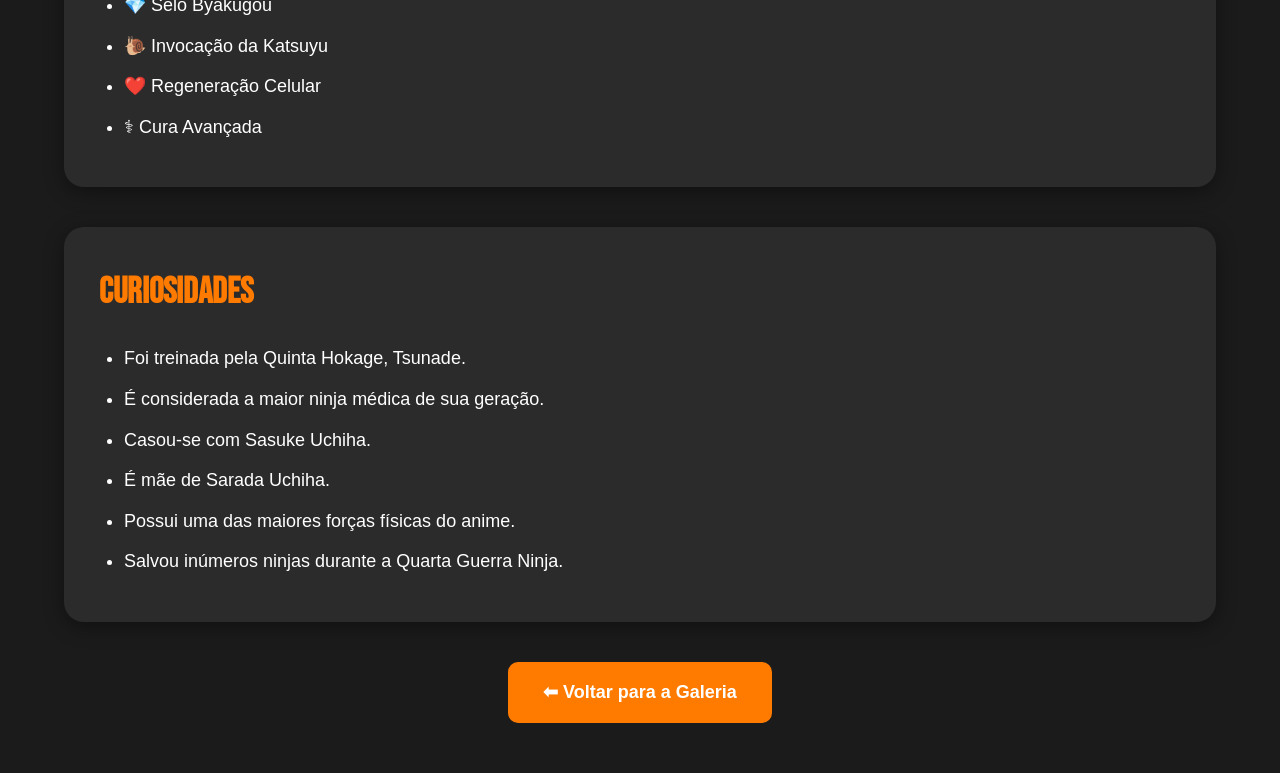
<file: sakura.html>
<!DOCTYPE html>
<html lang="pt-BR">

<head>
    <meta charset="UTF-8">
    <meta name="viewport" content="width=device-width, initial-scale=1.0">
    <title>Sakura Haruno</title>

    <link rel="stylesheet" href="perfil.css">

    <link rel="preconnect" href="https://fonts.googleapis.com">
    <link rel="preconnect" href="https://fonts.gstatic.com" crossorigin>

    <link href="https://fonts.googleapis.com/css2?family=Bebas+Neue&display=swap" rel="stylesheet">
</head>

<body>

    <header>

        <h1>Sakura Haruno</h1>

        <p>A kunoichi médica mais forte da Vila da Folha.</p>

    </header>

    <main>

        <section class="perfil">

        <div class="foto-perfil">

           <img src="imagens/sakura.png" alt="Sakura Haruno">

        </div>

            <div class="informacoes">

                <h2>Ficha do Personagem</h2>

                <table>

                    <tr>
                        <th>Nome</th>
                        <td>Sakura Haruno</td>
                    </tr>

                    <tr>
                        <th>Vila</th>
                        <td>🍃 Vila Oculta da Folha (Konoha)</td>
                    </tr>

                    <tr>
                        <th>Clã</th>
                        <td>Haruno</td>
                    </tr>

                    <tr>
                        <th>Time</th>
                        <td>Time 7</td>
                    </tr>

                    <tr>
                        <th>Professora</th>
                        <td>Tsunade Senju</td>
                    </tr>

                    <tr>
                        <th>Rank</th>
                        <td>Chunin</td>
                    </tr>

                    <tr>
                        <th>Especialidade</th>
                        <td>Ninjutsu Médico</td>
                    </tr>

                    <tr>
                        <th>Natureza do Chakra</th>
                        <td>Terra e Água</td>
                    </tr>

                    <tr>
                        <th>Aniversário</th>
                        <td>28 de Março</td>
                    </tr>

                    <tr>
                        <th>Idade</th>
                        <td>17 anos (Naruto Shippuden)</td>
                    </tr>

                </table>

            </div>

        </section>

        <section class="caixa">

            <h2>História</h2>

            <p>
                Sakura Haruno iniciou sua jornada como integrante do Time 7,
                ao lado de Naruto Uzumaki e Sasuke Uchiha, sob a liderança de
                Kakashi Hatake.
            </p>

            <p>
                Durante o treinamento com Tsunade, tornou-se uma das maiores
                especialistas em ninjutsu médico e combate corpo a corpo.
                Sua força sobre-humana e inteligência fizeram dela uma das
                kunoichis mais respeitadas do mundo ninja.
            </p>

        </section>

        <section class="caixa">

            <h2>Principais Técnicas</h2>

            <ul>

                <li>💚 Ninjutsu Médico</li>

                <li>💪 Força Monstruosa</li>

                <li>💎 Selo Byakugou</li>

                <li>🐌 Invocação da Katsuyu</li>

                <li>❤️ Regeneração Celular</li>

                <li>⚕ Cura Avançada</li>

            </ul>

        </section>

        <section class="caixa">

            <h2>Curiosidades</h2>

            <ul>

                <li>Foi treinada pela Quinta Hokage, Tsunade.</li>

                <li>É considerada a maior ninja médica de sua geração.</li>

                <li>Casou-se com Sasuke Uchiha.</li>

                <li>É mãe de Sarada Uchiha.</li>

                <li>Possui uma das maiores forças físicas do anime.</li>

                <li>Salvou inúmeros ninjas durante a Quarta Guerra Ninja.</li>

            </ul>

        </section>

        <div class="centro">

            <a href="index.html" class="botao">
                ⬅ Voltar para a Galeria
            </a>

        </div>

    </main>
<script src="script.js"></script>
</body>

</html>
</file>
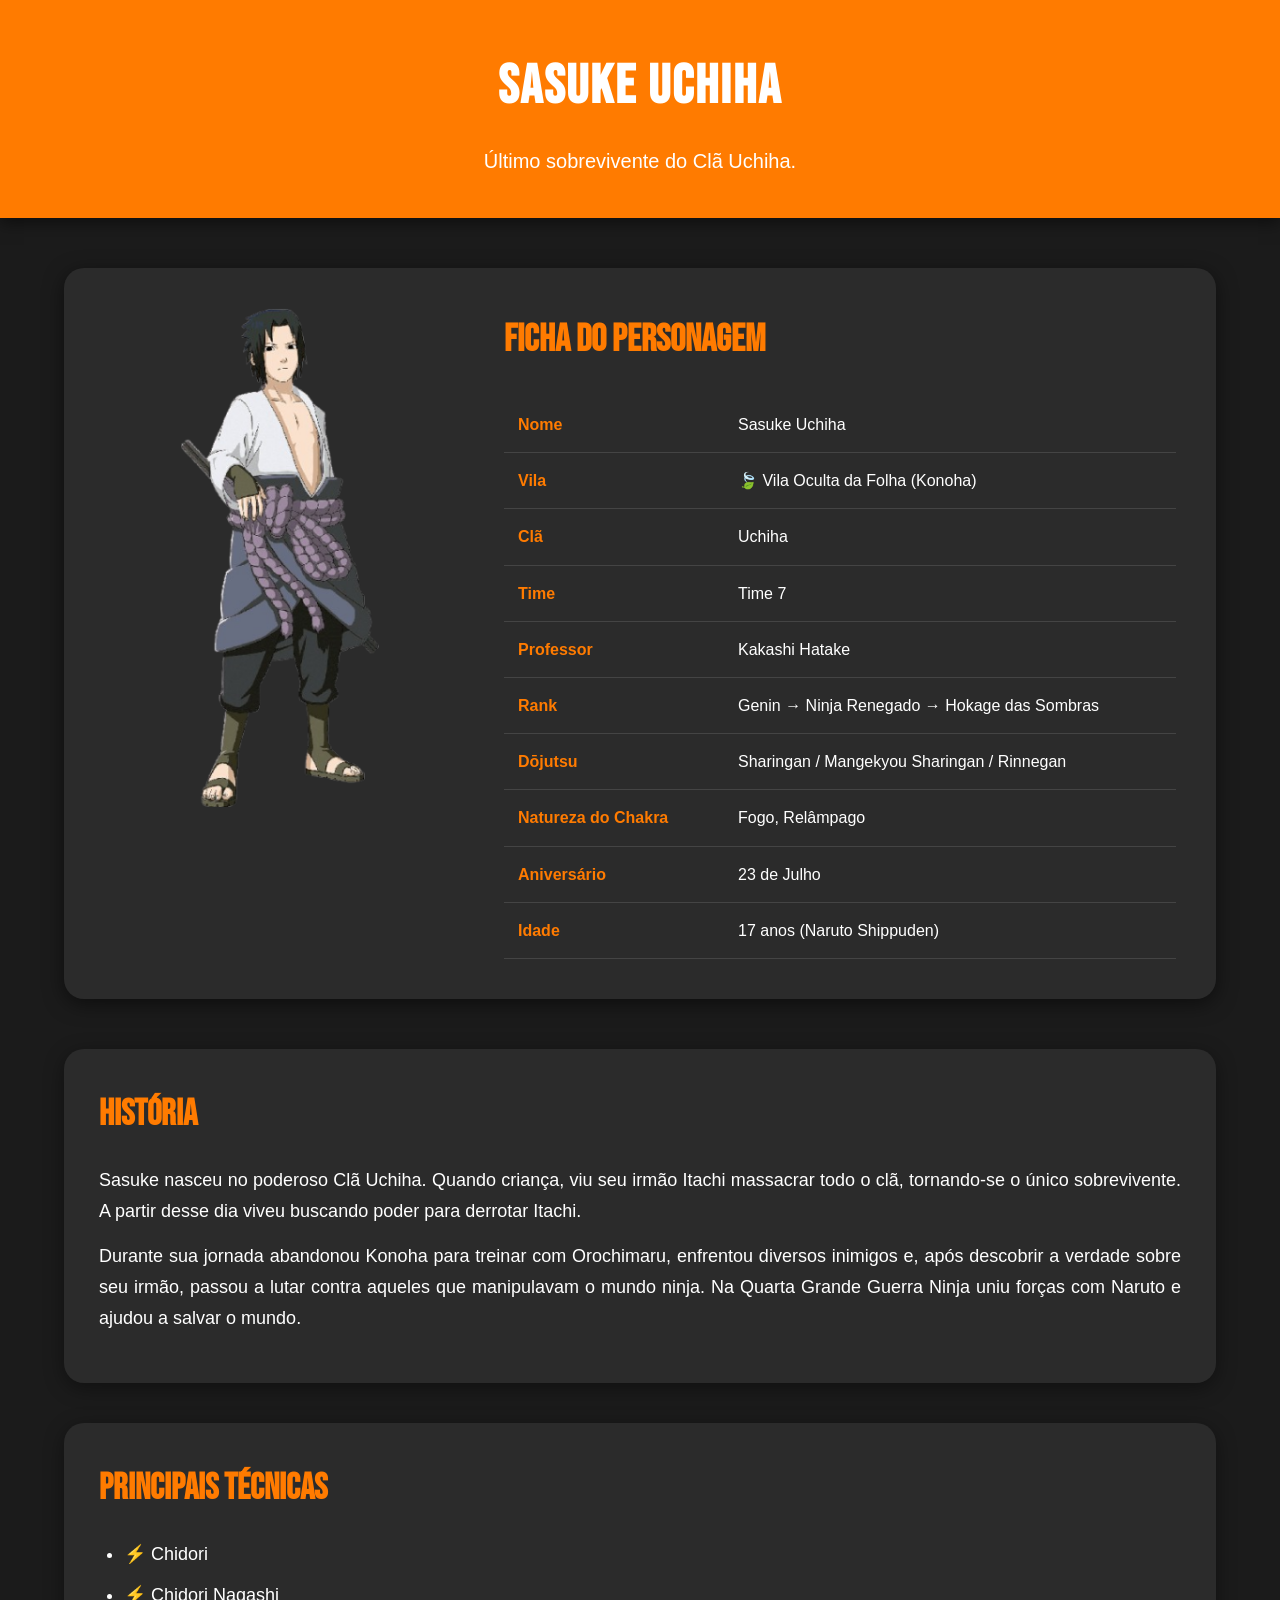
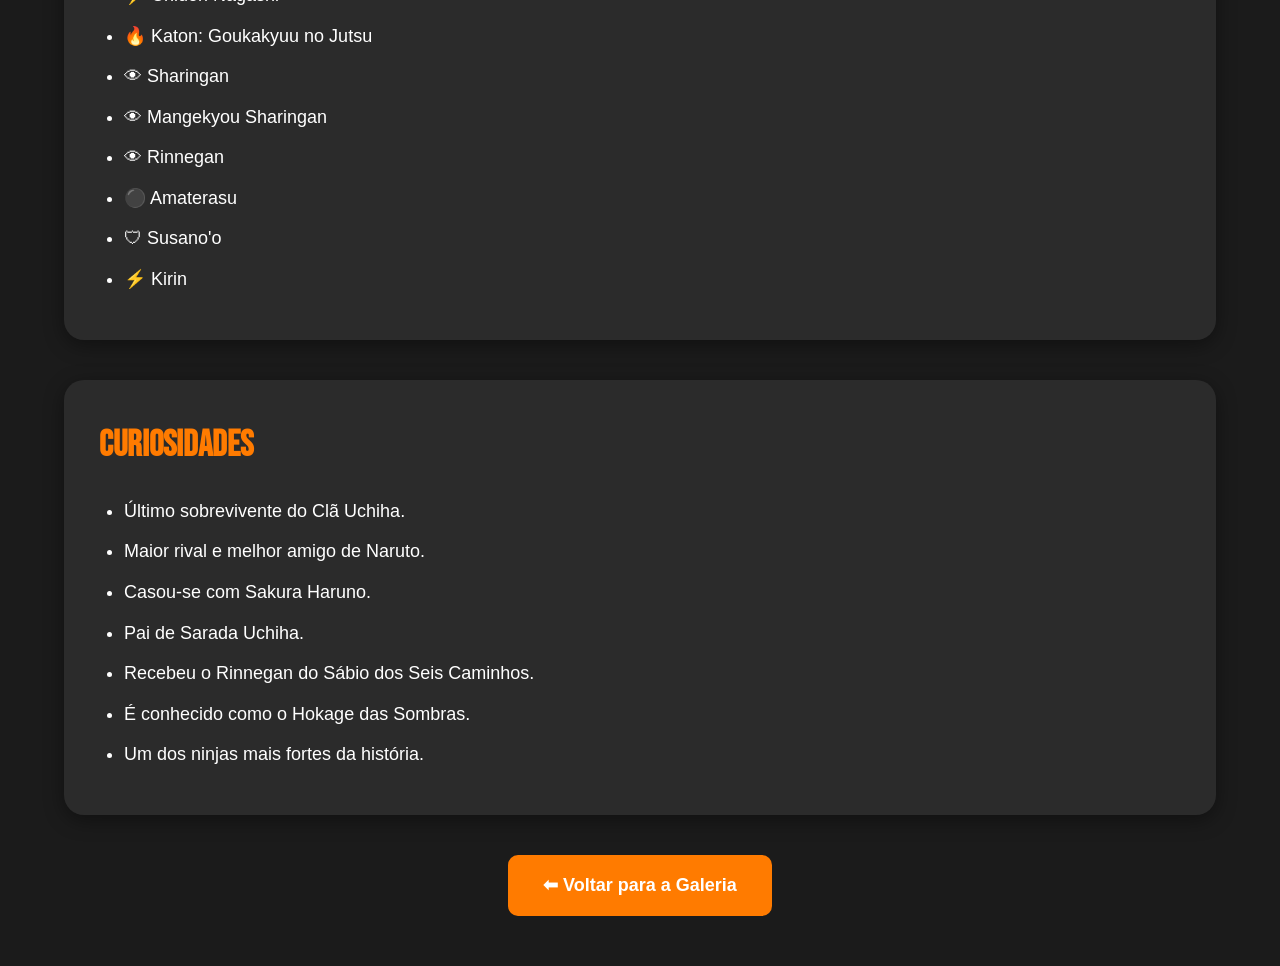
<file: sasuke.html>
<!DOCTYPE html>
<html lang="pt-BR">

<head>
    <meta charset="UTF-8">
    <meta name="viewport" content="width=device-width, initial-scale=1.0">
    <title>Sasuke Uchiha</title>

    <link rel="stylesheet" href="perfil.css">

    <link rel="preconnect" href="https://fonts.googleapis.com">
    <link rel="preconnect" href="https://fonts.gstatic.com" crossorigin>

    <link href="https://fonts.googleapis.com/css2?family=Bebas+Neue&display=swap" rel="stylesheet">
</head>

<body>

    <header>

        <h1>Sasuke Uchiha</h1>

        <p>Último sobrevivente do Clã Uchiha.</p>

    </header>

    <main>

        <section class="perfil">

        <div class="foto-perfil">

            <img src="imagens/sasuke.png" alt="Sasuke Uchiha">

        </div>

            <div class="informacoes">

                <h2>Ficha do Personagem</h2>

                <table>

                    <tr>
                        <th>Nome</th>
                        <td>Sasuke Uchiha</td>
                    </tr>

                    <tr>
                        <th>Vila</th>
                        <td>🍃 Vila Oculta da Folha (Konoha)</td>
                    </tr>

                    <tr>
                        <th>Clã</th>
                        <td>Uchiha</td>
                    </tr>

                    <tr>
                        <th>Time</th>
                        <td>Time 7</td>
                    </tr>

                    <tr>
                        <th>Professor</th>
                        <td>Kakashi Hatake</td>
                    </tr>

                    <tr>
                        <th>Rank</th>
                        <td>Genin → Ninja Renegado → Hokage das Sombras</td>
                    </tr>

                    <tr>
                        <th>Dōjutsu</th>
                        <td>Sharingan / Mangekyou Sharingan / Rinnegan</td>
                    </tr>

                    <tr>
                        <th>Natureza do Chakra</th>
                        <td>Fogo, Relâmpago</td>
                    </tr>

                    <tr>
                        <th>Aniversário</th>
                        <td>23 de Julho</td>
                    </tr>

                    <tr>
                        <th>Idade</th>
                        <td>17 anos (Naruto Shippuden)</td>
                    </tr>

                </table>

            </div>

        </section>

        <section class="caixa">

            <h2>História</h2>

            <p>
                Sasuke nasceu no poderoso Clã Uchiha. Quando criança, viu seu irmão
                Itachi massacrar todo o clã, tornando-se o único sobrevivente.
                A partir desse dia viveu buscando poder para derrotar Itachi.
            </p>

            <p>
                Durante sua jornada abandonou Konoha para treinar com Orochimaru,
                enfrentou diversos inimigos e, após descobrir a verdade sobre seu
                irmão, passou a lutar contra aqueles que manipulavam o mundo ninja.
                Na Quarta Grande Guerra Ninja uniu forças com Naruto e ajudou a
                salvar o mundo.
            </p>

        </section>

        <section class="caixa">

            <h2>Principais Técnicas</h2>

            <ul>

                <li>⚡ Chidori</li>

                <li>⚡ Chidori Nagashi</li>

                <li>🔥 Katon: Goukakyuu no Jutsu</li>

                <li>👁 Sharingan</li>

                <li>👁 Mangekyou Sharingan</li>

                <li>👁 Rinnegan</li>

                <li>⚫ Amaterasu</li>

                <li>🛡 Susano'o</li>

                <li>⚡ Kirin</li>

            </ul>

        </section>

        <section class="caixa">

            <h2>Curiosidades</h2>

            <ul>

                <li>Último sobrevivente do Clã Uchiha.</li>

                <li>Maior rival e melhor amigo de Naruto.</li>

                <li>Casou-se com Sakura Haruno.</li>

                <li>Pai de Sarada Uchiha.</li>

                <li>Recebeu o Rinnegan do Sábio dos Seis Caminhos.</li>

                <li>É conhecido como o Hokage das Sombras.</li>

                <li>Um dos ninjas mais fortes da história.</li>

            </ul>

        </section>

        <div class="centro">

            <a href="index.html" class="botao">
                ⬅ Voltar para a Galeria
            </a>

        </div>

    </main>
<script src="script.js"></script>
</body>

</html>
</file>
<file: style.css>
*{
    margin:0;
    padding:0;
    box-sizing:border-box;
}

body{
    font-family:Arial, Helvetica, sans-serif;
    background:#1b1b1b;
    color:#ffffff;
}

header{
    background:#ff7b00;
    text-align:center;
    padding:40px 20px;
    box-shadow:0 4px 15px rgba(0,0,0,.5);
}

header h1{
    font-family:'Bebas Neue', sans-serif;
    font-size:55px;
    letter-spacing:2px;
    margin-bottom:10px;
}

header p{
    font-size:20px;
}

main{
    width:95%;
    max-width:1600px;
    margin:50px auto;
}

.cards{
    display:flex;
    justify-content:center;
    align-items:stretch;
    flex-wrap:wrap;
    gap:30px;
}

.card{
    width:280px;
    background:#2b2b2b;
    border-radius:15px;
    padding:20px;
    text-align:center;
    box-shadow:0 5px 15px rgba(0,0,0,.5);
    transition:.3s;
    display:flex;
    flex-direction:column;
}

.card:hover{
    transform:translateY(-8px);
    box-shadow:0 0 20px #ff7b00;
}

.card img{
    width:100%;
    height:320px;
    object-fit:contain;
    margin-bottom:15px;
    transition:.3s;
}

.card img:hover{
    transform:scale(1.08);
}

.card h2{
    font-family:'Bebas Neue', sans-serif;
    color:#ff7b00;
    font-size:30px;
    letter-spacing:1px;
    margin-bottom:15px;
}

.card p{
    font-size:16px;
    line-height:1.6;
    margin-bottom:20px;
    flex-grow:1;
}

.botao{
    display:inline-block;
    width:100%;
    background:#ff7b00;
    color:white;
    text-decoration:none;
    text-align:center;
    padding:12px;
    border-radius:8px;
    font-size:16px;
    font-weight:bold;
    cursor:pointer;
    transition:.3s;
    margin-top:auto;
}

.botao:hover{
    background:#ff9900;
    transform:translateY(-3px);
}

.botao:active{
    transform:scale(.95);
}

footer{
    background:#111;
    text-align:center;
    padding:30px;
    margin-top:50px;
    border-top:3px solid #ff7b00;
}

footer p{
    font-size:17px;
}

.formulario{
    background:#2b2b2b;
    width:100%;
    max-width:500px;
    margin:60px auto;
    padding:15px;
    border-radius:50px;
    text-align:center;
    box-shadow:0 5px 20px rgba(0,0,0,.5);
}

.formulario h2{
    font-family:'Bebas Neue', sans-serif;
    color:#ff7b00;
    font-size:20px;
    letter-spacing:1px;
    margin-bottom:25px;
}

.formulario form{
    display:flex;
    justify-content:center;
    align-items:center;
    gap:15px;
}

.formulario input{
    flex:1;
    max-width:250px;
    padding:13px 15px;
    border:2px solid transparent;
    border-radius:8px;
    font-size:16px;
    outline:none;
    transition:.3s;
}

.formulario input:focus{
    border:2px solid #ff7b00;
    box-shadow:0 0 10px rgba(255,123,0,.5);
}

.formulario button{
    background:#ff7b00;
    color:white;
    border:none;
    padding:13px 25px;
    border-radius:8px;
    font-size:16px;
    font-weight:bold;
    cursor:pointer;
    transition:.3s;
}

.formulario button:hover{
    background:#ff9900;
    transform:translateY(-3px);
}

.formulario button:active{
    transform:scale(.95);
}

#resposta{
    color:#ff9900;
    font-size:18px;
    font-weight:bold;
    margin-top:25px;
}

.nome-personagem{
    color:#ff3c00;
    font-weight:bold;
    font-size:22px;
    text-shadow:0 0 8px rgba(255,60,0,.5);
}
.curiosidade{
    width:95%;
    max-width:750px;
    margin:50px auto;
    padding:30px;
    background:#2b2b2b;
    border-radius:15px;
    text-align:center;
    box-shadow:0 5px 15px rgba(0,0,0,.5);
}

.curiosidade h2{
    font-family:'Bebas Neue', sans-serif;
    color:#ff7b00;
    font-size:32px;
    letter-spacing:1px;
    margin-bottom:20px;
}

.curiosidade p{
    color:#ff7b00;
    font-size:20px;
    font-weight:bold;
    line-height:1.6;
    margin-bottom:25px;
}

.curiosidade button{
    background:#ff7b00;
    color:#fff;
    border:none;
    padding:12px 30px;
    border-radius:8px;
    font-size:16px;
    font-weight:bold;
    cursor:pointer;
    transition:.3s;
}

.curiosidade button:hover{
    background:#ff9900;
    transform:translateY(-3px);
}

.curiosidade button:active{
    transform:scale(.95);
}

.nome-personagem,
.titulo-curiosidade{
    color:#ff3c00;
    font-weight:bold;
    font-size:22px;
    text-shadow:0 0 8px rgba(255,60,0,.5);
}

.calculo{
    width:95%;
    max-width:750px;
    margin:50px auto;
    padding:30px;
    background:#2b2b2b;
    border-radius:15px;
    text-align:center;
    box-shadow:0 5px 15px rgba(0,0,0,.5);
}

.calculo h2{
    font-family:'Bebas Neue', sans-serif;
    color:#ff7b00;
    font-size:32px;
    letter-spacing:1px;
    margin-bottom:15px;
}

.calculo p{
    color:#ff7b00;
    font-size:18px;
    font-weight:bold;
    margin-bottom:20px;
}

.campos-calculo{
    display:flex;
    justify-content:center;
    align-items:center;
    gap:15px;
    flex-wrap:wrap;
}

.campos-calculo input{
    width:220px;
    padding:13px;
    border:none;
    border-radius:8px;
    font-size:16px;
}

.campos-calculo input:focus{
    outline:none;
    border:2px solid #ff7b00;
    box-shadow:0 0 12px #ff7b00;
}

.campos-calculo button{
    background:#ff7b00;
    color:#fff;
    border:none;
    padding:13px 25px;
    border-radius:8px;
    font-size:16px;
    font-weight:bold;
    cursor:pointer;
    transition:.3s;
}

.campos-calculo button:hover{
    background:#ff9900;
    transform:translateY(-3px);
}

.campos-calculo button:active{
    transform:scale(.95);
}

#resultadoPontos{
    margin-top:25px;
    color:#ff3b1f;
    font-size:21px;
    font-weight:bold;
}

@media(max-width:900px){

    header h1{
        font-size:40px;
    }

    header p{
        font-size:18px;
    }

    .cards{
        flex-direction:column;
        align-items:center;
    }

    .card{
        width:90%;
        max-width:350px;
    }

    .formulario{
    width:90%;
    padding:25px 20px;
}

.formulario form{
    flex-direction:column;
}

.formulario input{
    width:100%;
}

.formulario button{
    width:100%;
}
}
</file>
<file: perfil.css>
*{
    margin:0;
    padding:0;
    box-sizing:border-box;
}

body{
    font-family:Arial, Helvetica, sans-serif;
    background:#1b1b1b;
    color:#ffffff;
    line-height:1.7;
}

header{
    background:#ff7b00;
    text-align:center;
    padding:40px 20px;
    box-shadow:0 5px 15px rgba(0,0,0,.5);
}

header h1{
    font-family:'Bebas Neue', sans-serif;
    font-size:55px;
    letter-spacing:2px;
    margin-bottom:10px;
}

header p{
    font-size:20px;
}

main{
    width:90%;
    max-width:1400px;
    margin:50px auto;
}

.perfil{
    display:flex;
    gap:50px;
    align-items:flex-start;
    background:#2b2b2b;
    padding:40px;
    border-radius:20px;
    box-shadow:0 5px 20px rgba(0,0,0,.5);
    margin-bottom:50px;
}

.foto-perfil{
    width:350px;
    height:500px;
    display:flex;
    justify-content:center;
    align-items:center;
    flex-shrink:0;
}

.foto-perfil img{
    max-width:100%;
    max-height:100%;
    object-fit:contain;
}

.informacoes{
    flex:1;
}

.informacoes h2{
    color:#ff7b00;
    font-family:'Bebas Neue', sans-serif;
    font-size:38px;
    margin-bottom:25px;
}

table{
    width:100%;
    border-collapse:collapse;
}

th{
    width:220px;
    text-align:left;
    color:#ff7b00;
    padding:14px;
    border-bottom:1px solid #444;
}

td{
    padding:14px;
    border-bottom:1px solid #444;
}

section{
    background:#2b2b2b;
    padding:35px;
    border-radius:20px;
    margin-bottom:40px;
    box-shadow:0 5px 20px rgba(0,0,0,.4);
}

section h2{
    color:#ff7b00;
    font-family:'Bebas Neue', sans-serif;
    font-size:36px;
    margin-bottom:20px;
}

section p{
    font-size:18px;
    text-align:justify;
    margin-bottom:15px;
}

ul{
    margin-left:25px;
}

li{
    margin-bottom:10px;
    font-size:18px;
}

.centro{
    text-align:center;
    background:none;
    box-shadow:none;
    padding:0;
}

.botao{
    display:inline-block;
    background:#ff7b00;
    color:#fff;
    text-decoration:none;
    padding:15px 35px;
    border-radius:10px;
    font-size:18px;
    font-weight:bold;
    transition:.3s;
}

.botao:hover{
    background:#ff9900;
    transform:translateY(-4px);
}

footer{
    background:#111;
    text-align:center;
    padding:30px;
    margin-top:60px;
    border-top:3px solid #ff7b00;
}

@media(max-width:900px){

    .perfil{
        flex-direction:column;
        align-items:center;
        text-align:center;
    }

    .foto-perfil{
        width:250px;
    }

    .foto-perfil img{
        height:350px;
    }

    table{
        font-size:15px;
    }

    th{
        width:140px;
    }

    section{
        padding:25px;
    }

    header h1{
        font-size:40px;
    }

}
</file>
